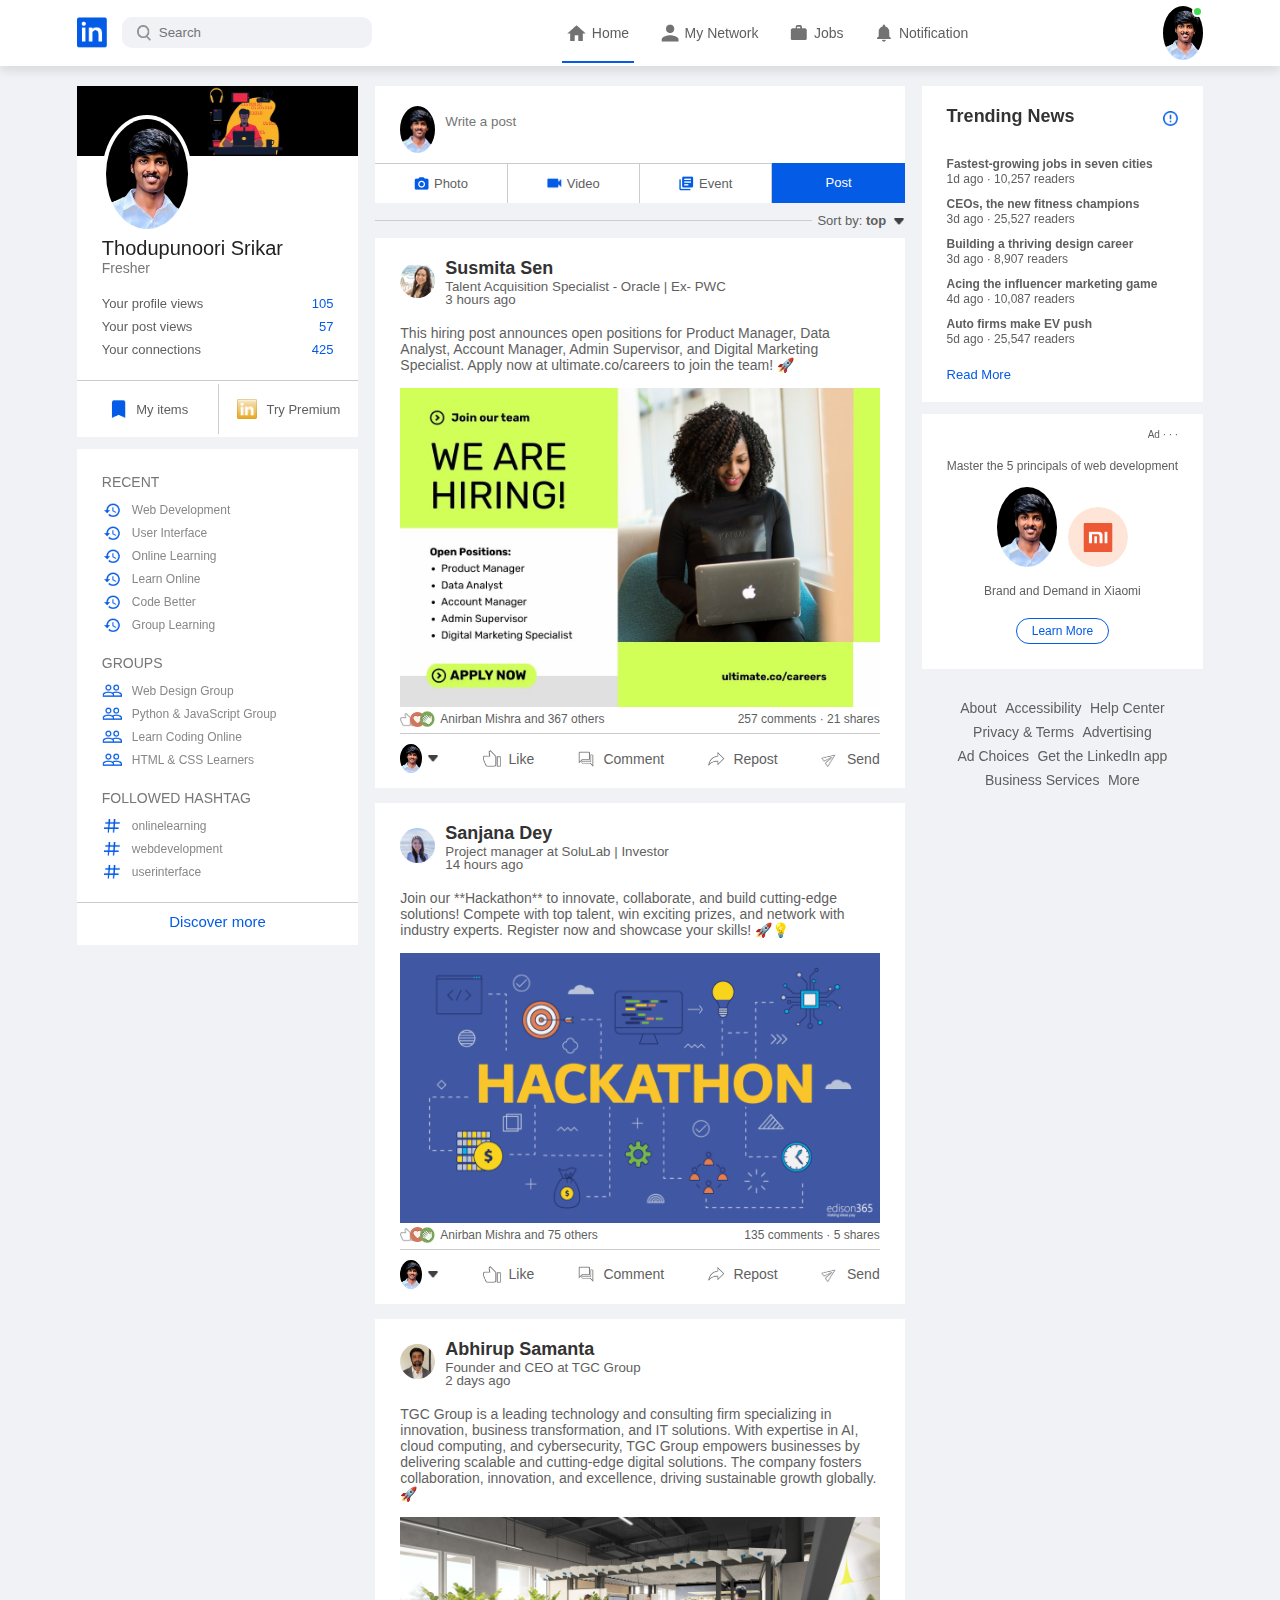
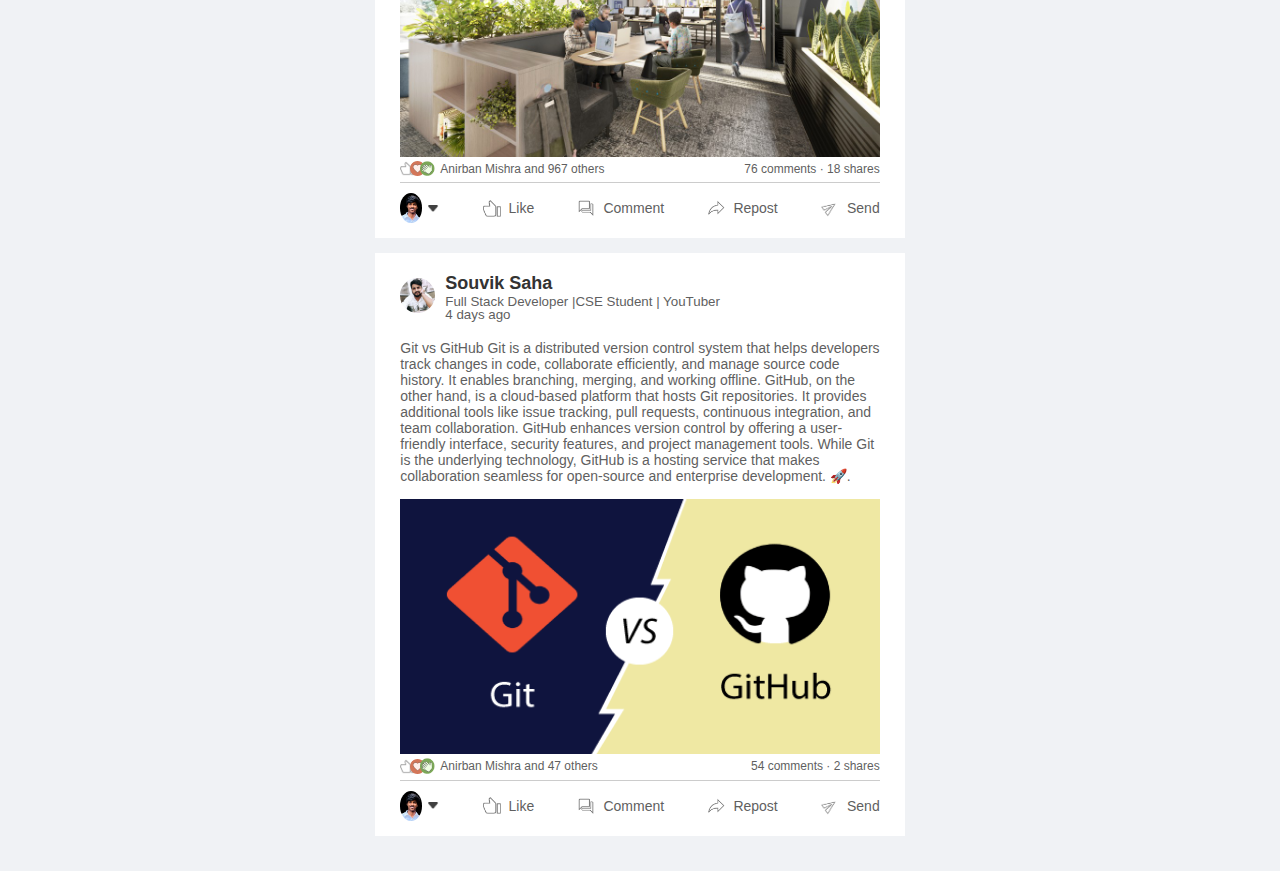
<file: index.html>
<!DOCTYPE html>
<html lang="en">
  <head>
    <meta charset="UTF-8" />
    <meta name="viewport" content="width=device-width, initial-scale=1.0" />
    <title>LinkedIn</title>
    <link rel="stylesheet" href="style.css" />
    <link rel="icon" type="image/x-icon" href="images/logo.png" />
  </head>

  <body>
    <nav class="navbar">
      <div class="navbar-left">
        <a href="index.html" class="logo"
          ><img src="images/logo.png" alt=""
        /></a>

        <div class="search-box">
          <img src="images/search.png" alt="" />
          <input type="text" placeholder="Search" />
        </div>
      </div>
      <div class="navbar-center">
        <ul>
          <li>
            <a href="" class="active-link"
              ><img src="images/home.png" alt="" /><span>Home</span></a
            >
          </li>
          <li>
            <a href=""
              ><img src="images/network.png" alt="" /><span>My Network</span></a
            >
          </li>
          <li>
            <a href="jobs.html"
              ><img src="images/jobs.png" alt="" /><span>Jobs</span></a
            >
          </li>
          <li>
            <a href=""
              ><img src="images/notification.png" alt="" /><span
                >Notification</span
              ></a
            >
          </li>
        </ul>
      </div>
      <div class="navbar-right">
        <div class="online">
          <img
            src="images/user-1.png"
            alt=""
            class="nav-profile-img"
            onclick="toggleMenu()"
          />
        </div>
      </div>

      <!------------- profile-drop-down-menu ----------------->

      <div class="profile-menu-wrap" id="profileMenu">
        <div class="profile-menu">
          <div class="user-info">
            <img src="images/user-1.png" alt="" />

            <div>
              <h3>Thodupunoori Srikar</h3>
              <a href="profile.html">See your profile</a>
            </div>
          </div>
          <hr />
          <a href="#" class="profile-menu-link">
            <img src="images/feedback.png" alt="" />
            <p>Give Feedback</p>
            <span>></span>
          </a>

          <a href="#" class="profile-menu-link">
            <img src="images/setting.png" alt="" />
            <p>Settings & Privacy</p>
            <span>></span>
          </a>

          <a href="#" class="profile-menu-link">
            <img src="images/help.png" alt="" />
            <p>Help & Support</p>
            <span>></span>
          </a>

          <a href="#" class="profile-menu-link">
            <img src="images/display.png" alt="" />
            <p>Display & Accessibility</p>
            <span>></span>
          </a>

          <a href="login.html" class="profile-menu-link">
            <img src="images/logout.png" alt="" />
            <p>Logout</p>
            <span>></span>
          </a>
        </div>
      </div>
    </nav>

    <!----------- Navbar End -------------->

    <div class="container">
      <!----------- left-sidebar ------------>

      <div class="left-sidebar">
        <div class="sidebar-profile-box">
          <img src="images/cover-pic.png" alt="" width="100%" />
          <div class="sidebarprofile-info">
            <img src="images/user-1.png" alt="" />
            <h1>Thodupunoori Srikar</h1>
            <h3>Fresher</h3>

            <ul>
              <li>Your profile views <span>105</span></li>
              <li>Your post views <span>57</span></li>
              <li>Your connections <span>425</span></li>
            </ul>
          </div>
          <div class="sidebar-profile-link">
            <a href="#"><img src="images/items.png" alt="" />My items</a>
            <a href="#"><img src="images/premium.png" alt="" />Try Premium</a>
          </div>
        </div>

        <div class="sidebar-activity" id="sidebarActivity">
          <h3>RECENT</h3>
          <a href="#"><img src="images/recent.png" alt="" />Web Development</a>
          <a href="#"><img src="images/recent.png" alt="" />User Interface</a>
          <a href="#"><img src="images/recent.png" alt="" />Online Learning</a>
          <a href="#"><img src="images/recent.png" alt="" />Learn Online</a>
          <a href="#"><img src="images/recent.png" alt="" />Code Better</a>
          <a href="#"><img src="images/recent.png" alt="" />Group Learning</a>
          <h3>GROUPS</h3>
          <a href="#"><img src="images/group.png" alt="" />Web Design Group</a>
          <a href="#"
            ><img src="images/group.png" alt="" />Python & JavaScript Group</a
          >
          <a href="#"
            ><img src="images/group.png" alt="" />Learn Coding Online</a
          >
          <a href="#"
            ><img src="images/group.png" alt="" />HTML & CSS Learners</a
          >
          <h3>FOLLOWED HASHTAG</h3>
          <a href="#"><img src="images/hashtag.png" alt="" />onlinelearning</a>
          <a href="#"><img src="images/hashtag.png" alt="" />webdevelopment</a>
          <a href="#"><img src="images/hashtag.png" alt="" />userinterface</a>

          <div class="discover-more-link">
            <a href="#">Discover more</a>
          </div>
        </div>

        <p id="showMoreLink" onclick="toggleActivity()">Show more <b>+</b></p>
      </div>

      <!--------- main-content ---------->

      <div class="main-content">
        <div class="create-post">
          <div class="create-post-input">
            <img src="images/user-1.png" alt="" />
            <textarea rows="2" placeholder="Write a post"></textarea>
          </div>

          <div class="create-post-links">
            <li><img src="images/photo.png" alt="" />Photo</li>
            <li><img src="images/video.png" alt="" />Video</li>
            <li><img src="images/event.png" alt="" />Event</li>
            <li>Post</li>
          </div>
        </div>

        <div class="sort-by">
          <hr />
          <p>
            Sort by: <span>top <img src="images/down-arrow.png" alt="" /></span>
          </p>
        </div>

        <div class="post">
          <div class="post-author">
            <img src="images/user-3.png" alt="" />
            <div>
              <h1>Susmita Sen</h1>
              <small>Talent Acquisition Specialist - Oracle | Ex- PWC</small>
              <small>3 hours ago</small>
            </div>
          </div>

          <p>
            This hiring post announces open positions for Product Manager, Data
            Analyst, Account Manager, Admin Supervisor, and Digital Marketing
            Specialist. Apply now at ultimate.co/careers to join the team! 🚀
          </p>
          <img src="images/post-image-1.png" width="100%" alt="" />

          <div class="post-stats">
            <div>
              <img src="images/thumbsup.png" alt="" />
              <img src="images/love.png" alt="" />
              <img src="images/clap.png" alt="" />
              <span class="liked-users">Anirban Mishra and 367 others</span>
            </div>

            <div>
              <span>257 comments &middot; 21 shares</span>
            </div>
          </div>

          <div class="post-activity">
            <div>
              <img
                src="images/user-1.png"
                alt=""
                class="post-activity-user-icon"
              />
              <img
                src="images/down-arrow.png"
                alt=""
                class="post-activity-arrow-icon"
              />
            </div>
            <div class="post-activity-link">
              <img src="images/like.png" alt="" />
              <span>Like</span>
            </div>

            <div class="post-activity-link">
              <img src="images/comment.png" alt="" />
              <span>Comment</span>
            </div>

            <div class="post-activity-link">
              <img src="images/share.png" alt="" />
              <span>Repost</span>
            </div>

            <div class="post-activity-link">
              <img src="images/send.png" alt="" />
              <span>Send</span>
            </div>
          </div>
        </div>

        <div class="post">
          <div class="post-author">
            <img src="images/user-4.png" alt="" />
            <div>
              <h1>Sanjana Dey</h1>
              <small>Project manager at SoluLab | Investor</small>
              <small>14 hours ago</small>
            </div>
          </div>

          <p>
            Join our **Hackathon** to innovate, collaborate, and build
            cutting-edge solutions! Compete with top talent, win exciting
            prizes, and network with industry experts. Register now and showcase
            your skills! 🚀💡
          </p>
          <img src="images/post-image-2.png" width="100%" alt="" />

          <div class="post-stats">
            <div>
              <img src="images/thumbsup.png" alt="" />
              <img src="images/love.png" alt="" />
              <img src="images/clap.png" alt="" />
              <span class="liked-users">Anirban Mishra and 75 others</span>
            </div>

            <div>
              <span>135 comments &middot; 5 shares</span>
            </div>
          </div>

          <div class="post-activity">
            <div>
              <img
                src="images/user-1.png"
                alt=""
                class="post-activity-user-icon"
              />
              <img
                src="images/down-arrow.png"
                alt=""
                class="post-activity-arrow-icon"
              />
            </div>
            <div class="post-activity-link">
              <img src="images/like.png" alt="" />
              <span>Like</span>
            </div>

            <div class="post-activity-link">
              <img src="images/comment.png" alt="" />
              <span>Comment</span>
            </div>

            <div class="post-activity-link">
              <img src="images/share.png" alt="" />
              <span>Repost</span>
            </div>

            <div class="post-activity-link">
              <img src="images/send.png" alt="" />
              <span>Send</span>
            </div>
          </div>
        </div>

        <div class="post">
          <div class="post-author">
            <img src="images/user-2.png" alt="" />
            <div>
              <h1>Abhirup Samanta</h1>
              <small>Founder and CEO at TGC Group</small>
              <small>2 days ago</small>
            </div>
          </div>

          <p>
            TGC Group is a leading technology and consulting firm specializing
            in innovation, business transformation, and IT solutions. With
            expertise in AI, cloud computing, and cybersecurity, TGC Group
            empowers businesses by delivering scalable and cutting-edge digital
            solutions. The company fosters collaboration, innovation, and
            excellence, driving sustainable growth globally. 🚀
          </p>
          <img src="images/post-image-3.png" width="100%" alt="" />

          <div class="post-stats">
            <div>
              <img src="images/thumbsup.png" alt="" />
              <img src="images/love.png" alt="" />
              <img src="images/clap.png" alt="" />
              <span class="liked-users">Anirban Mishra and 967 others</span>
            </div>

            <div>
              <span>76 comments &middot; 18 shares</span>
            </div>
          </div>

          <div class="post-activity">
            <div>
              <img
                src="images/user-1.png"
                alt=""
                class="post-activity-user-icon"
              />
              <img
                src="images/down-arrow.png"
                alt=""
                class="post-activity-arrow-icon"
              />
            </div>
            <div class="post-activity-link">
              <img src="images/like.png" alt="" />
              <span>Like</span>
            </div>

            <div class="post-activity-link">
              <img src="images/comment.png" alt="" />
              <span>Comment</span>
            </div>

            <div class="post-activity-link">
              <img src="images/share.png" alt="" />
              <span>Repost</span>
            </div>

            <div class="post-activity-link">
              <img src="images/send.png" alt="" />
              <span>Send</span>
            </div>
          </div>
        </div>

        <div class="post">
          <div class="post-author">
            <img src="images/user-5.png" alt="" />
            <div>
              <h1>Souvik Saha</h1>
              <small>Full Stack Developer |CSE Student | YouTuber</small>
              <small>4 days ago</small>
            </div>
          </div>

          <p>
            Git vs GitHub Git is a distributed version control system that helps
            developers track changes in code, collaborate efficiently, and
            manage source code history. It enables branching, merging, and
            working offline. GitHub, on the other hand, is a cloud-based
            platform that hosts Git repositories. It provides additional tools
            like issue tracking, pull requests, continuous integration, and team
            collaboration. GitHub enhances version control by offering a
            user-friendly interface, security features, and project management
            tools. While Git is the underlying technology, GitHub is a hosting
            service that makes collaboration seamless for open-source and
            enterprise development. 🚀.
          </p>
          <img src="images/post-image-4.png" width="100%" alt="" />

          <div class="post-stats">
            <div>
              <img src="images/thumbsup.png" alt="" />
              <img src="images/love.png" alt="" />
              <img src="images/clap.png" alt="" />
              <span class="liked-users">Anirban Mishra and 47 others</span>
            </div>

            <div>
              <span>54 comments &middot; 2 shares</span>
            </div>
          </div>

          <div class="post-activity">
            <div>
              <img
                src="images/user-1.png"
                alt=""
                class="post-activity-user-icon"
              />
              <img
                src="images/down-arrow.png"
                alt=""
                class="post-activity-arrow-icon"
              />
            </div>
            <div class="post-activity-link">
              <img src="images/like.png" alt="" />
              <span>Like</span>
            </div>

            <div class="post-activity-link">
              <img src="images/comment.png" alt="" />
              <span>Comment</span>
            </div>

            <div class="post-activity-link">
              <img src="images/share.png" alt="" />
              <span>Repost</span>
            </div>

            <div class="post-activity-link">
              <img src="images/send.png" alt="" />
              <span>Send</span>
            </div>
          </div>
        </div>
      </div>

      <!--------- right-sidebar --------->

      <div class="right-sidebar">
        <div class="sidebar-news">
          <img src="images/more.png" alt="" class="info-icon" />
          <h3>Trending News</h3>
          <a href="#">Fastest-growing jobs in seven cities</a>
          <span>1d ago &middot; 10,257 readers</span>

          <a href="#">CEOs, the new fitness champions</a>
          <span>3d ago &middot; 25,527 readers</span>

          <a href="#">Building a thriving design career</a>
          <span>3d ago &middot; 8,907 readers</span>

          <a href="#">Acing the influencer marketing game</a>
          <span>4d ago &middot; 10,087 readers</span>

          <a href="#">Auto firms make EV push</a>
          <span>5d ago &middot; 25,547 readers</span>

          <a href="#" class="read-more-link">Read More</a>
        </div>

        <div class="sidebar-ad">
          <small>Ad &middot; &middot; &middot;</small>
          <p>Master the 5 principals of web development</p>
          <div>
            <img src="images/user-1.png" alt="" />
            <img src="images/mi-logo.png" alt="" />
          </div>
          <b>Brand and Demand in Xiaomi</b>
          <a href="#" class="ad-link">Learn More</a>
        </div>

        <div class="sidebar-useful-links">
          <a href="#">About</a>
          <a href="#">Accessibility</a>
          <a href="#">Help Center</a>
          <a href="#">Privacy & Terms</a>
          <a href="#">Advertising</a>
          <a href="#">Ad Choices</a>
          <a href="#">Get the LinkedIn app</a>
          <a href="#">Business Services</a>
          <a href="#">More</a>
        </div>
      </div>
    </div>

    <script src="script.js"></script>
  </body>
</html>
</file>
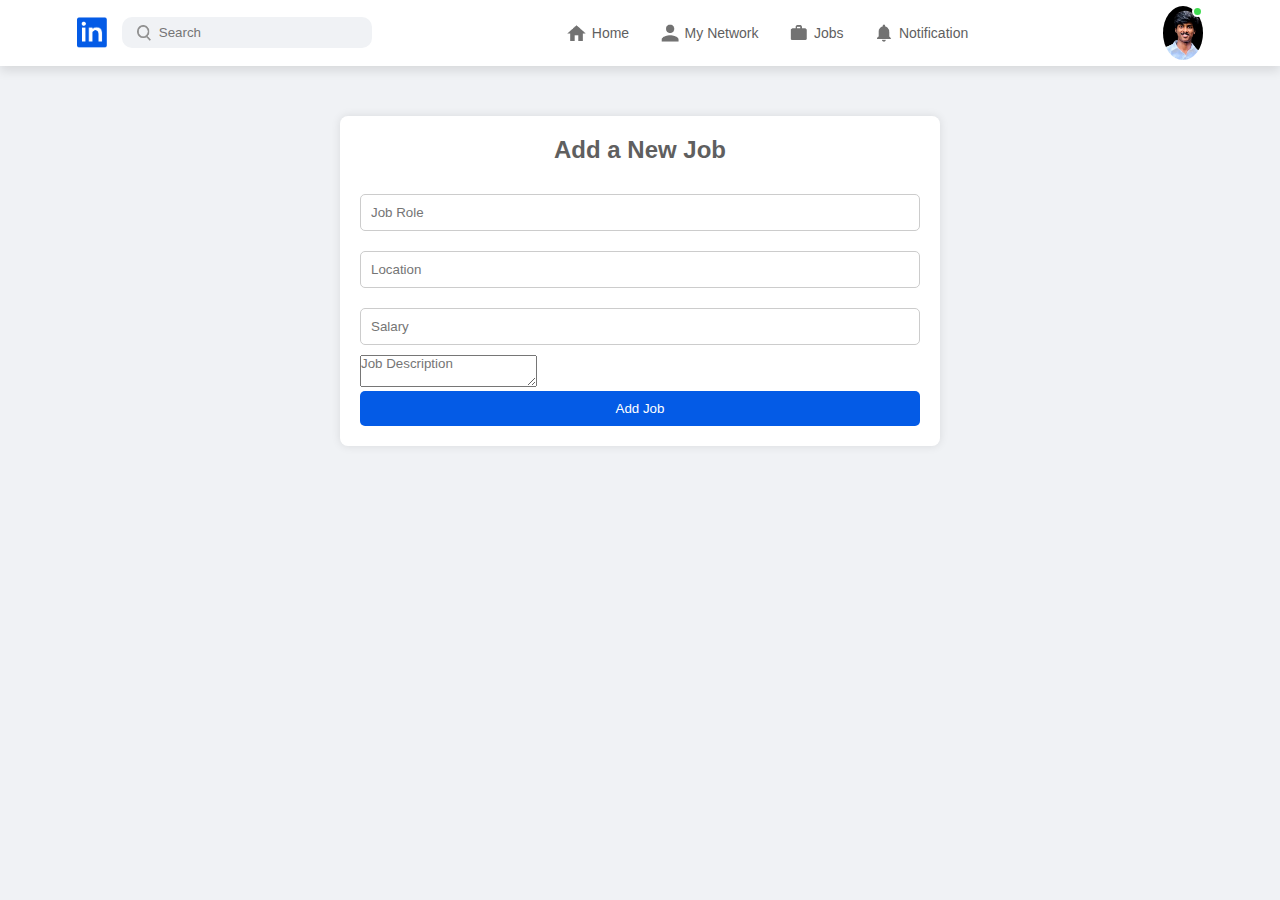
<file: AddJobs.html>
<!DOCTYPE html>
<html lang="en">
<head>
    <meta charset="UTF-8">
    <meta name="viewport" content="width=device-width, initial-scale=1.0">
    <title>Add Jobs</title>
    <link rel="stylesheet" href="style.css">
    <style>
        .form-container {
            max-width: 600px;
            margin: 50px auto;
            padding: 20px;
            background: #fff;
            border-radius: 8px;
            box-shadow: 0 0 10px rgba(0, 0, 0, 0.1);
        }
        .form-container h2 {
            text-align: center;
            margin-bottom: 20px;
        }
        .form-container input, .form-container select {
            width: 100%;
            padding: 10px;
            margin: 10px 0;
            border: 1px solid #ccc;
            border-radius: 5px;
        }
        .form-container button {
            width: 100%;
            padding: 10px;
            background: #045be6;
            color: #fff;
            border: none;
            border-radius: 5px;
            cursor: pointer;
        }
        .form-container button:hover {
            background: #003fa4;
        }
    </style>
</head>
<body>
    <nav class="navbar">
        <div class="navbar-left">
            <a href="index.html" class="logo"><img src="images/logo.png" alt=""></a>
            <div class="search-box">
                <img src="images/search.png" alt="">
                <input type="text" placeholder="Search">
            </div>
        </div>
        <div class="navbar-center">
            <ul>
                <li><a href="index.html"><img src="images/home.png" alt=""><span>Home</span></a></li>
                <li><a href="network.html"><img src="images/network.png" alt=""><span>My Network</span></a></li>
                <li><a href="jobs.html"><img src="images/jobs.png" alt=""><span>Jobs</span></a></li>
                <li><a href="notifications.html"><img src="images/notification.png" alt=""><span>Notification</span></a></li>
            </ul>
        </div>
        <div class="navbar-right">
            <div class="online">
                <img src="images/user-1.png" alt="" class="nav-profile-img">
            </div>
        </div>
    </nav>

    <div class="form-container">
        <h2>Add a New Job</h2>
        <form id="addJobForm">
            <input type="text" id="jobRole" placeholder="Job Role" required>
            <input type="text" id="jobLocation" placeholder="Location" required>
            <input type="text" id="jobSalary" placeholder="Salary" required>
            <textarea id="jobDescription" placeholder="Job Description" required></textarea>
            <button type="submit">Add Job</button>
        </form>
    </div>

    <script>
        document.getElementById('addJobForm').addEventListener('submit', function(event) {
            event.preventDefault();

            const jobRole = document.getElementById('jobRole').value;
            const jobLocation = document.getElementById('jobLocation').value;
            const jobSalary = document.getElementById('jobSalary').value;
            const jobDescription = document.getElementById('jobDescription').value;

            const newJob = {
                role: jobRole,
                location: jobLocation,
                salary: jobSalary,
                description: jobDescription
            };

            let jobs = JSON.parse(localStorage.getItem('jobs')) || [];
            jobs.push(newJob);
            localStorage.setItem('jobs', JSON.stringify(jobs));

            alert('Job added successfully!');
            window.location.href = 'jobs.html';
        });
    </script>
</body>
</html>
</file>
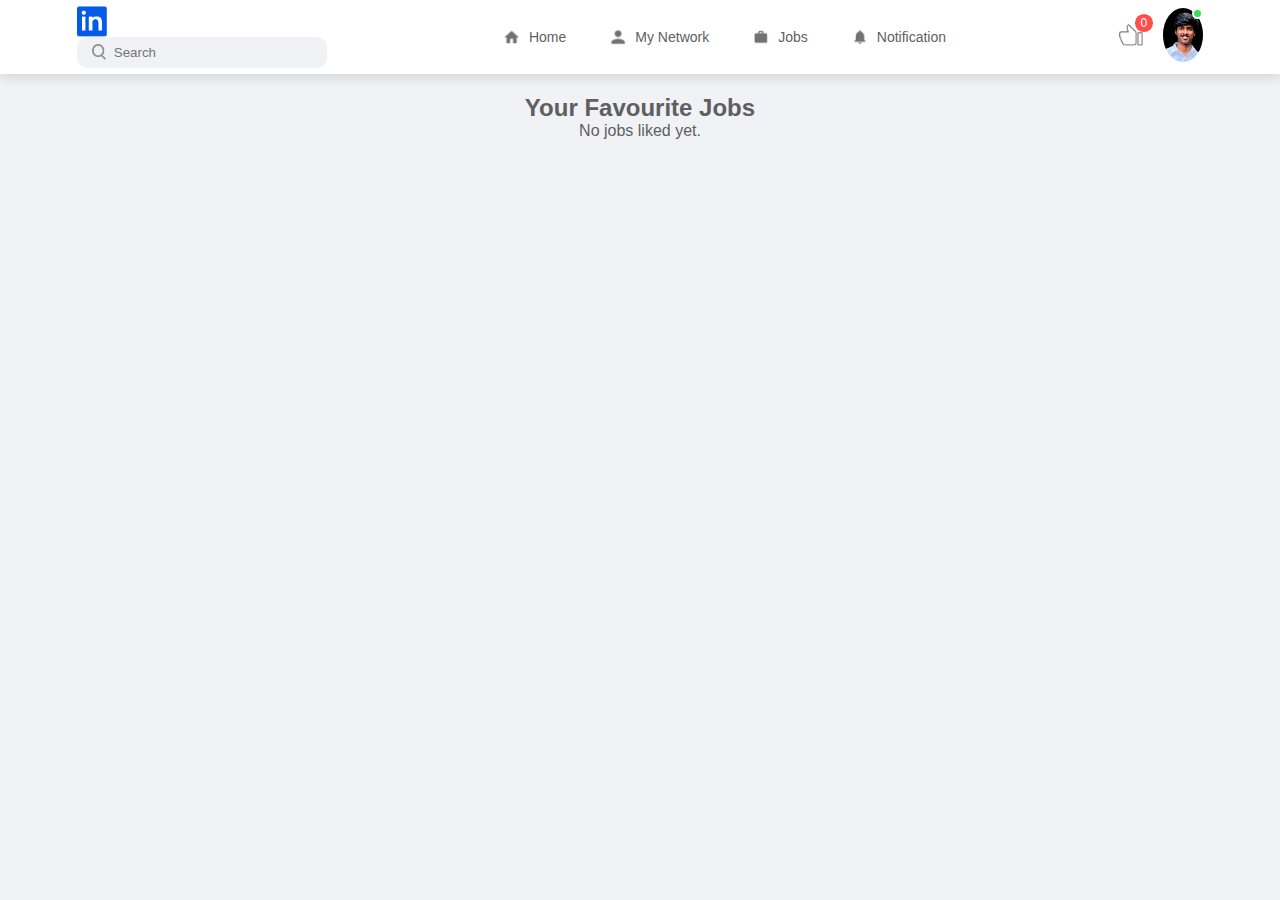
<file: Favourite.html>
<!DOCTYPE html>
<html lang="en">

<head>
    <meta charset="UTF-8">
    <meta name="viewport" content="width=device-width, initial-scale=1.0">
    <title>Favourite Jobs</title>
    
    <link rel="icon" type="image/x-icon" href="images/logo.png">
    <style>
        /* General Styles */
        * {
            margin: 0;
            padding: 0;
            font-family: 'Poppins', sans-serif;
            box-sizing: border-box;
        }

        body {
            background-color: #f0f2f5;
            color: #5f5f5f;
        }

        a {
            text-decoration: none;
            color: #5f5f5f;
        }

        /* Navbar */
        .navbar {
            display: flex;
            align-items: center;
            justify-content: space-between;
            background: #fff;
            padding: 6px 6%;
            position: sticky;
            top: 0;
            z-index: 100;
            box-shadow: 0 5px 10px rgba(0, 0, 0, 0.1);
        }

        .logo img {
            width: 30px;
            margin-right: 15px;
            display: block;
        }

        .navbar-center ul {
            display: flex;
            list-style: none;
        }

        .navbar-center ul li {
            display: inline-block;
            margin: 0 10px;
        }

        .navbar-center ul li a {
            display: flex;
            align-items: center;
            font-size: 14px;
            padding: 5px 10px;
            position: relative;
        }

        .navbar-center ul li a img {
            width: 24px;
            margin-right: 5px;
        }

        .navbar-center ul li a::after {
            content: '';
            width: 0;
            height: 2px;
            background: #045be6;
            position: absolute;
            bottom: -15px;
            transition: width 0.3s;
        }

        .navbar-center ul li a:hover::after,
        .navbar-center ul li a.active-link::after {
            width: 100%;
        }

        .nav-profile-img {
            width: 40px;
            border-radius: 50%;
            cursor: pointer;
        }

        .online {
            position: relative;
        }

        .online::after {
            content: '';
            width: 7px;
            height: 7px;
            border: 2px solid #fff;
            border-radius: 50%;
            right: 0px;
            top: 0px;
            background: #41db51;
            position: absolute;
        }

        .search-box {
            background: #f0f2f5;
            width: 250px;
            border-radius: 10px;
            display: flex;
            align-items: center;
            padding: 0 15px;
        }

        .search-box img {
            width: 14px;
        }

        .search-box input {
            width: 100%;
            background: transparent;
            padding: 8px;
            outline: none;
            border: 0;
        }

        /* Favorite Icon in Navbar */
        .navbar-right {
            display: flex;
            align-items: center;
            gap: 20px;
        }

        .favourite-icon {
            position: relative;
            cursor: pointer;
        }

        .favourite-icon img {
            width: 24px;
        }

        .favourite-count {
            position: absolute;
            top: -10px;
            right: -10px;
            background: #ff4d4d;
            color: white;
            font-size: 12px;
            padding: 2px 6px;
            border-radius: 50%;
        }

        /* Container */
        .container {
            padding: 20px 6%;
            text-align: center;
        }

        .primary-btn {
            display: inline-block;
            padding: 10px 20px;
            background: #0077b5;
            color: white;
            text-decoration: none;
            border-radius: 5px;
            font-weight: bold;
            transition: background 0.3s;
        }

        .primary-btn:hover {
            background: #005983;
        }

        /* Job Listings */
        .job-listings {
            display: grid;
            grid-template-columns: repeat(auto-fit, minmax(300px, 1fr));
            gap: 20px;
        }

        .job-card {
            background: white;
            padding: 20px;
            border-radius: 8px;
            box-shadow: 0 0 10px rgba(0, 0, 0, 0.1);
            transition: transform 0.2s;
            text-align: left;
            position: relative;
        }

        .job-card:hover {
            transform: translateY(-5px);
        }

        .job-card h3 {
            font-size: 18px;
            color: #045be6;
        }

        .job-card p {
            font-size: 14px;
            margin: 5px 0;
        }

        .job-like-icon {
            position: absolute;
            top: 20px;
            right: 20px;
            cursor: pointer;
        }

        .job-like-icon img {
            width: 24px;
        }

        .job-like-icon.liked img {
            filter: brightness(0) saturate(100%) invert(27%) sepia(51%) saturate(2878%) hue-rotate(346deg) brightness(104%) contrast(97%);
        }

        /* Responsive Design */
        @media (max-width: 992px) {
            .search-bar {
                flex-direction: column;
                align-items: center;
                gap: 10px;
            }

            .search-bar input,
            .search-bar select {
                width: 100%;
            }
        }

        @media (max-width: 768px) {
            .navbar {
                flex-direction: column;
                text-align: center;
            }

            .navbar-center ul {
                flex-direction: column;
                align-items: center;
            }

            .navbar-center ul li {
                margin: 5px 0;
            }
        }
    </style>
</head>

<body>
    <nav class="navbar">
        <div class="navbar-left">
            <a href="index.html" class="logo"><img src="images/logo.png" alt=""></a>
            <div class="search-box">
                <img src="images/search.png" alt="">
                <input type="text" placeholder="Search">
            </div>
        </div>
        <div class="navbar-center">
            <ul>
                <li><a href="index.html"><img src="images/home.png" alt=""><span>Home</span></a></li>
                <li><a href="network.html"><img src="images/network.png" alt=""><span>My Network</span></a></li>
                <li><a href="jobs.html"><img src="images/jobs.png" alt=""><span>Jobs</span></a></li>
                
                <li><a href="notifications.html"><img src="images/notification.png" alt=""><span>Notification</span></a></li>
            </ul>
        </div>
        <div class="navbar-right">
            <a href="./Favourite.html" class="favourite-icon">
                <img src="images/like.png" alt="Favourite">
                <span class="favourite-count">0</span>
            </a>
            <div class="online">
                <img src="images/user-1.png" alt="" class="nav-profile-img">
            </div>
        </div>
    </nav>

    <div class="container">
        <h2>Your Favourite Jobs</h2>
        <div id="favouriteJobsContainer" class="job-listings"></div>
    </div>

    <script>
        const favouriteJobsContainer = document.getElementById("favouriteJobsContainer");
        const likedJobs = JSON.parse(localStorage.getItem("likedJobs")) || [];
        const favouriteCountElement = document.querySelector(".favourite-count");

        function renderFavouriteJobs() {
            favouriteJobsContainer.innerHTML = "";
            if (likedJobs.length === 0) {
                favouriteJobsContainer.innerHTML = "<p>No jobs liked yet.</p>";
                return;
            }

            const jobs = [
            { role: "Java Developer", salary: "5 LPA", location: "Hyderabad", description: "Develop and maintain Java applications." },
            { role: "Frontend Developer", salary: "6 LPA", location: "Bangalore", description: "Work on UI development using React." },
            { role: "Data Analyst", salary: "7 LPA", location: "Mumbai", description: "Analyze business data and generate reports." },
            { role: "DevOps Engineer", salary: "8 LPA", location: "Chennai", description: "Manage CI/CD pipelines and cloud infrastructure." },
            { role: "Full Stack Developer", salary: "9 LPA", location: "Pune", description: "Develop frontend and backend services." },
            { role: "AI Engineer", salary: "12 LPA", location: "Delhi", description: "Work on AI and ML models." },
            { role: "Cloud Engineer", salary: "10 LPA", location: "Kolkata", description: "Manage cloud services and infrastructure." },
            { role: "Cyber Security Analyst", salary: "8 LPA", location: "Hyderabad", description: "Ensure security and compliance." },
            { role: "Database Administrator", salary: "7.5 LPA", location: "Bangalore", description: "Manage and optimize databases." },
            { role: "Network Engineer", salary: "6.5 LPA", location: "Mumbai", description: "Manage network configurations and security." },
            { role: "UI/UX Designer", salary: "7 LPA", location: "Chennai", description: "Design intuitive user interfaces." },
            { role: "Blockchain Developer", salary: "12 LPA", location: "Delhi", description: "Develop blockchain-based applications." },
            { role: "Software Tester", salary: "5.5 LPA", location: "Pune", description: "Test applications for bugs and performance." },
            { role: "Mobile App Developer", salary: "9 LPA", location: "Bangalore", description: "Develop Android and iOS applications." },
            { role: "AI Researcher", salary: "15 LPA", location: "Hyderabad", description: "Research and develop AI solutions." },
            { role: "Game Developer", salary: "10 LPA", location: "Mumbai", description: "Develop engaging game applications." },
            { role: "IT Support Engineer", salary: "6 LPA", location: "Kolkata", description: "Provide IT support and troubleshooting." },
            { role: "Business Analyst", salary: "8.5 LPA", location: "Delhi", description: "Analyze business processes and strategies." },
            { role: "Backend Developer", salary: "8 LPA", location: "Pune", description: "Develop server-side logic and APIs." },
            { role: "Data Scientist", salary: "14 LPA", location: "Bangalore", description: "Analyze and interpret complex data sets." },
            { role: "Machine Learning Engineer", salary: "13 LPA", location: "Hyderabad", description: "Build and deploy ML models." },
            { role: "System Administrator", salary: "6.5 LPA", location: "Chennai", description: "Manage and maintain IT systems." },
            { role: "Product Manager", salary: "12 LPA", location: "Mumbai", description: "Oversee product development and strategy." },
            { role: "QA Engineer", salary: "7 LPA", location: "Delhi", description: "Ensure software quality through testing." },
            { role: "Technical Writer", salary: "5.5 LPA", location: "Kolkata", description: "Create technical documentation and manuals." },
            { role: "Embedded Systems Engineer", salary: "9 LPA", location: "Bangalore", description: "Develop embedded software for hardware systems." },
            { role: "AR/VR Developer", salary: "11 LPA", location: "Hyderabad", description: "Create augmented and virtual reality applications." },
            { role: "Big Data Engineer", salary: "12 LPA", location: "Pune", description: "Manage and process large data sets." },
            { role: "IoT Developer", salary: "10 LPA", location: "Chennai", description: "Develop applications for IoT devices." },
            { role: "Scrum Master", salary: "9.5 LPA", location: "Mumbai", description: "Facilitate agile development processes." },
            { role: "Salesforce Developer", salary: "8 LPA", location: "Delhi", description: "Develop and customize Salesforce applications." },
            { role: "ERP Consultant", salary: "10 LPA", location: "Kolkata", description: "Implement and manage ERP systems." },
            { role: "Digital Marketing Specialist", salary: "6 LPA", location: "Bangalore", description: "Plan and execute digital marketing campaigns." },
            { role: "Content Strategist", salary: "7 LPA", location: "Hyderabad", description: "Develop content strategies for brands." },
            { role: "SEO Specialist", salary: "5.5 LPA", location: "Pune", description: "Optimize websites for search engines." },
            { role: "Social Media Manager", salary: "6.5 LPA", location: "Chennai", description: "Manage social media accounts and campaigns." },
            { role: "Graphic Designer", salary: "5 LPA", location: "Mumbai", description: "Create visual content for digital and print media." },
            { role: "Video Editor", salary: "6 LPA", location: "Delhi", description: "Edit and produce video content." },
            { role: "3D Animator", salary: "7 LPA", location: "Kolkata", description: "Create 3D animations for games and movies." },
            { role: "Financial Analyst", salary: "9 LPA", location: "Bangalore", description: "Analyze financial data and trends." },
            { role: "Investment Banker", salary: "15 LPA", location: "Hyderabad", description: "Advise clients on financial investments." },
            { role: "HR Manager", salary: "8 LPA", location: "Pune", description: "Manage recruitment and employee relations." },
            { role: "Recruitment Specialist", salary: "6 LPA", location: "Chennai", description: "Source and hire top talent for organizations." },
            { role: "Legal Advisor", salary: "10 LPA", location: "Mumbai", description: "Provide legal guidance to organizations." },
            { role: "Corporate Lawyer", salary: "12 LPA", location: "Delhi", description: "Handle corporate legal matters and contracts." },
            { role: "Healthcare Consultant", salary: "9 LPA", location: "Kolkata", description: "Advise healthcare organizations on operations." },
            { role: "Pharmaceutical Researcher", salary: "11 LPA", location: "Bangalore", description: "Conduct research on new drugs and treatments." },
            { role: "Biomedical Engineer", salary: "10 LPA", location: "Hyderabad", description: "Design and develop medical equipment." },
            { role: "Environmental Scientist", salary: "7 LPA", location: "Pune", description: "Study and address environmental issues." },
            { role: "Civil Engineer", salary: "8 LPA", location: "Chennai", description: "Design and oversee construction projects." },
            { role: "Architect", salary: "9 LPA", location: "Mumbai", description: "Design buildings and structures." }
            ];

            likedJobs.forEach(jobRole => {
                const job = jobs.find(j => j.role === jobRole);
                if (job) {
                    const jobCard = document.createElement("div");
                    jobCard.classList.add("job-card");
                    jobCard.innerHTML = `
                        <h3>${job.role}</h3>
                        <p><strong>Location:</strong> ${job.location}</p>
                        <p><strong>Salary:</strong> ${job.salary}</p>
                        <p>${job.description}</p>
                        <div class="job-like-icon liked">
                            <img src="images/like-filled.png" alt="Like">
                        </div>
                    `;
                    favouriteJobsContainer.appendChild(jobCard);
                }
            });
            favouriteCountElement.textContent = likedJobs.length;
        }

        renderFavouriteJobs();
    </script>
</body>

</html>
</file>
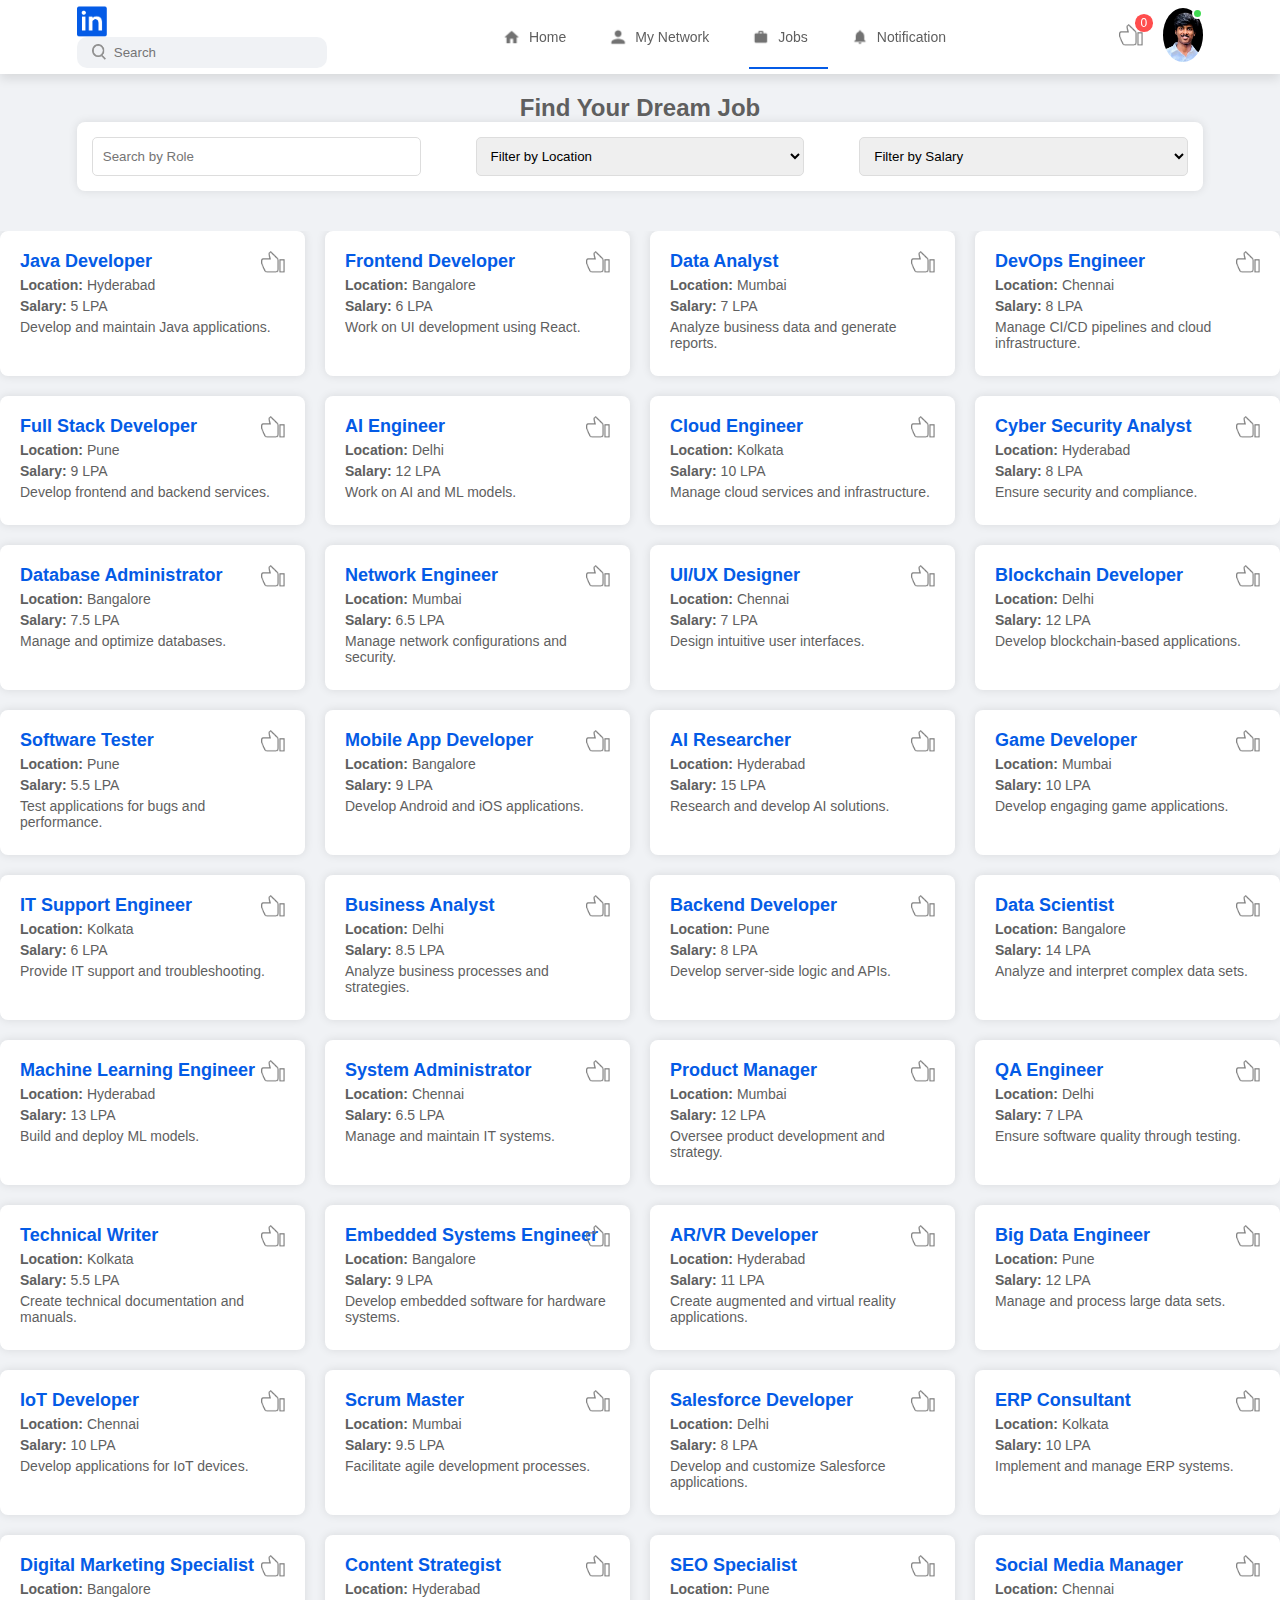
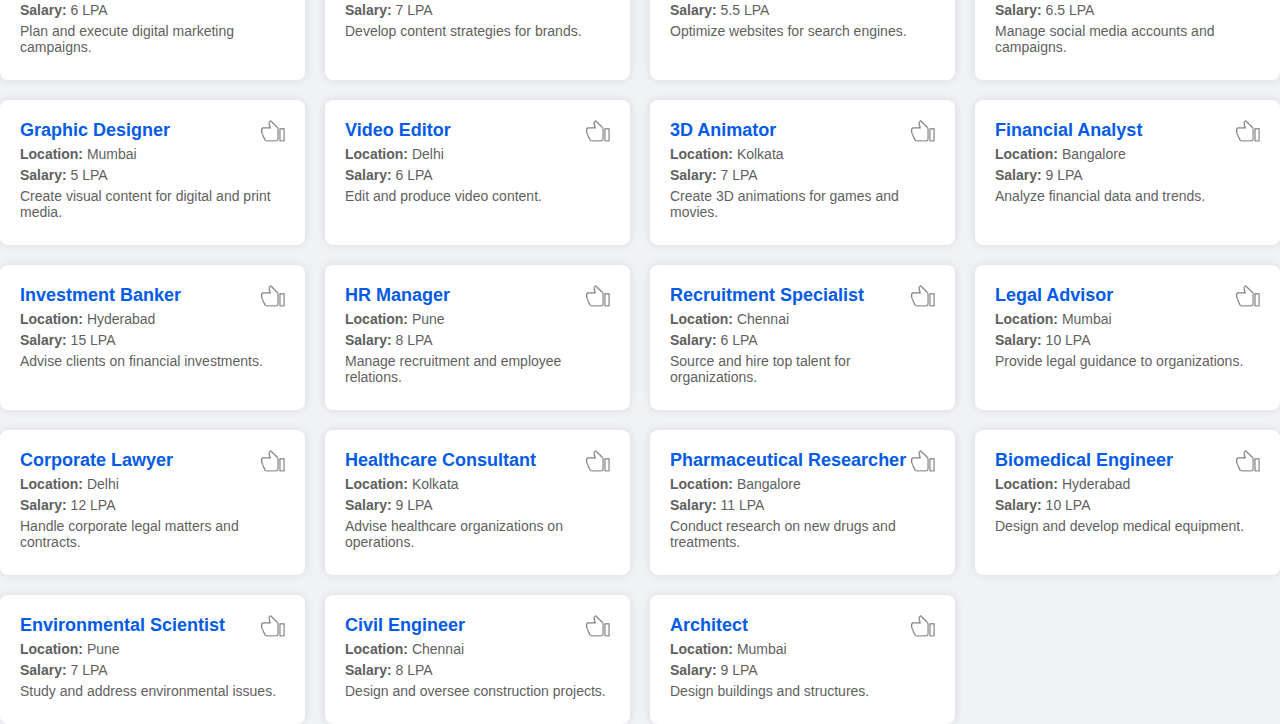
<file: jobs.html>
<!DOCTYPE html>
<html lang="en">

<head>
    <meta charset="UTF-8">
    <meta name="viewport" content="width=device-width, initial-scale=1.0">
    <title>Jobs</title>
    <link rel="icon" type="image/x-icon" href="images/logo.png">
    <style>
        /* General Styles */
        * {
            margin: 0;
            padding: 0;
            font-family: 'Poppins', sans-serif;
            box-sizing: border-box;
        }

        body {
            background-color: #f0f2f5;
            color: #5f5f5f;
        }

        a {
            text-decoration: none;
            color: #5f5f5f;
        }

        /* Navbar */
        .navbar {
            display: flex;
            align-items: center;
            justify-content: space-between;
            background: #fff;
            padding: 6px 6%;
            position: sticky;
            top: 0;
            z-index: 100;
            box-shadow: 0 5px 10px rgba(0, 0, 0, 0.1);
        }

        .logo img {
            width: 30px;
            margin-right: 15px;
            display: block;
        }

        .navbar-center ul {
            display: flex;
            list-style: none;
        }

        .navbar-center ul li {
            display: inline-block;
            margin: 0 10px;
        }

        .navbar-center ul li a {
            display: flex;
            align-items: center;
            font-size: 14px;
            padding: 5px 10px;
            position: relative;
        }

        .navbar-center ul li a img {
            width: 24px;
            margin-right: 5px;
        }

        .navbar-center ul li a::after {
            content: '';
            width: 0;
            height: 2px;
            background: #045be6;
            position: absolute;
            bottom: -15px;
            transition: width 0.3s;
        }

        .navbar-center ul li a:hover::after,
        .navbar-center ul li a.active-link::after {
            width: 100%;
        }

        .nav-profile-img {
            width: 40px;
            border-radius: 50%;
            cursor: pointer;
        }

        .online {
            position: relative;
        }

        .online::after {
            content: '';
            width: 7px;
            height: 7px;
            border: 2px solid #fff;
            border-radius: 50%;
            right: 0px;
            top: 0px;
            background: #41db51;
            position: absolute;
        }

        .search-box {
            background: #f0f2f5;
            width: 250px;
            border-radius: 10px;
            display: flex;
            align-items: center;
            padding: 0 15px;
        }

        .search-box img {
            width: 14px;
        }

        .search-box input {
            width: 100%;
            background: transparent;
            padding: 8px;
            outline: none;
            border: 0;
        }

        /* Like Icon in Navbar */
        .navbar-right {
            display: flex;
            align-items: center;
            gap: 20px;
        }

        .like-icon {
            position: relative;
            cursor: pointer;
        }

        .like-icon img {
            width: 24px;
        }

        .like-count {
            position: absolute;
            top: -10px;
            right: -10px;
            background: #ff4d4d;
            color: white;
            font-size: 12px;
            padding: 2px 6px;
            border-radius: 50%;
        }

        /* Container */
        .container {
            padding: 20px 6%;
            text-align: center;
            position: sticky;
            top: 60px; /* Adjust this value based on the height of your navbar */
            background-color: #f0f2f5; /* Match the background color of the body */
            z-index: 99; /* Ensure it stays below the navbar */
        }

        .primary-btn {
            display: inline-block;
            padding: 10px 20px;
            background: #0077b5;
            color: white;
            text-decoration: none;
            border-radius: 5px;
            font-weight: bold;
            transition: background 0.3s;
        }

        .primary-btn:hover {
            background: #005983;
        }

        /* Jobs Page */
        .search-bar {
            display: flex;
            justify-content: space-between;
            background: #fff;
            padding: 15px;
            border-radius: 8px;
            box-shadow: 0 0 10px rgba(0, 0, 0, 0.1);
            margin-bottom: 20px;
            flex-wrap: wrap;
        }

        .search-bar input,
        .search-bar select {
            padding: 10px;
            width: 30%;
            border: 1px solid #ddd;
            border-radius: 5px;
        }

        /* Job Listings */
        .job-listings {
            display: grid;
            grid-template-columns: repeat(auto-fit, minmax(300px, 1fr));
            gap: 20px;
        }

        .job-card {
            background: white;
            padding: 20px;
            border-radius: 8px;
            box-shadow: 0 0 10px rgba(0, 0, 0, 0.1);
            transition: transform 0.2s;
            text-align: left;
            position: relative;
        }

        .job-card:hover {
            transform: translateY(-5px);
        }

        .job-card h3 {
            font-size: 18px;
            color: #045be6;
        }

        .job-card p {
            font-size: 14px;
            margin: 5px 0;
        }

        .job-like-icon {
            position: absolute;
            top: 20px;
            right: 20px;
            cursor: pointer;
        }

        .job-like-icon img {
            width: 24px;
        }

        /* Responsive Design */
        @media (max-width: 992px) {
            .search-bar {
                flex-direction: column;
                align-items: center;
                gap: 10px;
            }

            .search-bar input,
            .search-bar select {
                width: 100%;
            }
        }

        @media (max-width: 768px) {
            .navbar {
                flex-direction: column;
                text-align: center;
            }

            .navbar-center ul {
                flex-direction: column;
                align-items: center;
            }

            .navbar-center ul li {
                margin: 5px 0;
            }
        }
    </style>
</head>

<body>
    <nav class="navbar">
        <div class="navbar-left">
            <a href="index.html" class="logo"><img src="images/logo.png" alt=""></a>
            <div class="search-box">
                <img src="images/search.png" alt="">
                <input type="text" placeholder="Search">
            </div>
        </div>
        <div class="navbar-center">
            <ul>
                <li><a href="index.html"><img src="images/home.png" alt=""><span>Home</span></a></li>
                <li><a href="network.html"><img src="images/network.png" alt=""><span>My Network</span></a></li>
                <li><a href="jobs.html" class="active-link"><img src="images/jobs.png" alt=""><span>Jobs</span></a></li>
                <li><a href="notifications.html"><img src="images/notification.png" alt=""><span>Notification</span></a></li>
            </ul>
        </div>
        <div class="navbar-right">
            <a href="favourite.html" class="like-icon">
                <img src="images/like.png" alt="Like">
                <span class="like-count">0</span>
            </a>
            <div class="online">
                <img src="images/user-1.png" alt="" class="nav-profile-img">
            </div>
        </div>
    </nav>

    <div class="container">
        <h2>Find Your Dream Job</h2>
        <div class="search-bar">
            <input type="text" id="searchRole" placeholder="Search by Role">
            <select id="filterLocation">
                <option value="">Filter by Location</option>
            </select>
            <select id="filterSalary">
                <option value="">Filter by Salary</option>
            </select>
        </div>
    </div>

    <div id="jobsContainer" class="job-listings"></div>

    <script>
        const jobs = [
            { role: "Java Developer", salary: "5 LPA", location: "Hyderabad", description: "Develop and maintain Java applications." },
            { role: "Frontend Developer", salary: "6 LPA", location: "Bangalore", description: "Work on UI development using React." },
            { role: "Data Analyst", salary: "7 LPA", location: "Mumbai", description: "Analyze business data and generate reports." },
            { role: "DevOps Engineer", salary: "8 LPA", location: "Chennai", description: "Manage CI/CD pipelines and cloud infrastructure." },
            { role: "Full Stack Developer", salary: "9 LPA", location: "Pune", description: "Develop frontend and backend services." },
            { role: "AI Engineer", salary: "12 LPA", location: "Delhi", description: "Work on AI and ML models." },
            { role: "Cloud Engineer", salary: "10 LPA", location: "Kolkata", description: "Manage cloud services and infrastructure." },
            { role: "Cyber Security Analyst", salary: "8 LPA", location: "Hyderabad", description: "Ensure security and compliance." },
            { role: "Database Administrator", salary: "7.5 LPA", location: "Bangalore", description: "Manage and optimize databases." },
            { role: "Network Engineer", salary: "6.5 LPA", location: "Mumbai", description: "Manage network configurations and security." },
            { role: "UI/UX Designer", salary: "7 LPA", location: "Chennai", description: "Design intuitive user interfaces." },
            { role: "Blockchain Developer", salary: "12 LPA", location: "Delhi", description: "Develop blockchain-based applications." },
            { role: "Software Tester", salary: "5.5 LPA", location: "Pune", description: "Test applications for bugs and performance." },
            { role: "Mobile App Developer", salary: "9 LPA", location: "Bangalore", description: "Develop Android and iOS applications." },
            { role: "AI Researcher", salary: "15 LPA", location: "Hyderabad", description: "Research and develop AI solutions." },
            { role: "Game Developer", salary: "10 LPA", location: "Mumbai", description: "Develop engaging game applications." },
            { role: "IT Support Engineer", salary: "6 LPA", location: "Kolkata", description: "Provide IT support and troubleshooting." },
            { role: "Business Analyst", salary: "8.5 LPA", location: "Delhi", description: "Analyze business processes and strategies." },
            { role: "Backend Developer", salary: "8 LPA", location: "Pune", description: "Develop server-side logic and APIs." },
            { role: "Data Scientist", salary: "14 LPA", location: "Bangalore", description: "Analyze and interpret complex data sets." },
            { role: "Machine Learning Engineer", salary: "13 LPA", location: "Hyderabad", description: "Build and deploy ML models." },
            { role: "System Administrator", salary: "6.5 LPA", location: "Chennai", description: "Manage and maintain IT systems." },
            { role: "Product Manager", salary: "12 LPA", location: "Mumbai", description: "Oversee product development and strategy." },
            { role: "QA Engineer", salary: "7 LPA", location: "Delhi", description: "Ensure software quality through testing." },
            { role: "Technical Writer", salary: "5.5 LPA", location: "Kolkata", description: "Create technical documentation and manuals." },
            { role: "Embedded Systems Engineer", salary: "9 LPA", location: "Bangalore", description: "Develop embedded software for hardware systems." },
            { role: "AR/VR Developer", salary: "11 LPA", location: "Hyderabad", description: "Create augmented and virtual reality applications." },
            { role: "Big Data Engineer", salary: "12 LPA", location: "Pune", description: "Manage and process large data sets." },
            { role: "IoT Developer", salary: "10 LPA", location: "Chennai", description: "Develop applications for IoT devices." },
            { role: "Scrum Master", salary: "9.5 LPA", location: "Mumbai", description: "Facilitate agile development processes." },
            { role: "Salesforce Developer", salary: "8 LPA", location: "Delhi", description: "Develop and customize Salesforce applications." },
            { role: "ERP Consultant", salary: "10 LPA", location: "Kolkata", description: "Implement and manage ERP systems." },
            { role: "Digital Marketing Specialist", salary: "6 LPA", location: "Bangalore", description: "Plan and execute digital marketing campaigns." },
            { role: "Content Strategist", salary: "7 LPA", location: "Hyderabad", description: "Develop content strategies for brands." },
            { role: "SEO Specialist", salary: "5.5 LPA", location: "Pune", description: "Optimize websites for search engines." },
            { role: "Social Media Manager", salary: "6.5 LPA", location: "Chennai", description: "Manage social media accounts and campaigns." },
            { role: "Graphic Designer", salary: "5 LPA", location: "Mumbai", description: "Create visual content for digital and print media." },
            { role: "Video Editor", salary: "6 LPA", location: "Delhi", description: "Edit and produce video content." },
            { role: "3D Animator", salary: "7 LPA", location: "Kolkata", description: "Create 3D animations for games and movies." },
            { role: "Financial Analyst", salary: "9 LPA", location: "Bangalore", description: "Analyze financial data and trends." },
            { role: "Investment Banker", salary: "15 LPA", location: "Hyderabad", description: "Advise clients on financial investments." },
            { role: "HR Manager", salary: "8 LPA", location: "Pune", description: "Manage recruitment and employee relations." },
            { role: "Recruitment Specialist", salary: "6 LPA", location: "Chennai", description: "Source and hire top talent for organizations." },
            { role: "Legal Advisor", salary: "10 LPA", location: "Mumbai", description: "Provide legal guidance to organizations." },
            { role: "Corporate Lawyer", salary: "12 LPA", location: "Delhi", description: "Handle corporate legal matters and contracts." },
            { role: "Healthcare Consultant", salary: "9 LPA", location: "Kolkata", description: "Advise healthcare organizations on operations." },
            { role: "Pharmaceutical Researcher", salary: "11 LPA", location: "Bangalore", description: "Conduct research on new drugs and treatments." },
            { role: "Biomedical Engineer", salary: "10 LPA", location: "Hyderabad", description: "Design and develop medical equipment." },
            { role: "Environmental Scientist", salary: "7 LPA", location: "Pune", description: "Study and address environmental issues." },
            { role: "Civil Engineer", salary: "8 LPA", location: "Chennai", description: "Design and oversee construction projects." },
            { role: "Architect", salary: "9 LPA", location: "Mumbai", description: "Design buildings and structures." }
        ];

        const jobsContainer = document.getElementById("jobsContainer");
        const filterLocation = document.getElementById("filterLocation");
        const filterSalary = document.getElementById("filterSalary");
        const searchRole = document.getElementById("searchRole");
        const likeCountElement = document.querySelector(".like-count");

        let likedJobs = JSON.parse(localStorage.getItem("likedJobs")) || [];

        function renderJobs(filterRole = "", filterLoc = "", filterSal = "") {
            jobsContainer.innerHTML = "";
            jobs.forEach(job => {
                if ((filterRole === "" || job.role.toLowerCase().includes(filterRole.toLowerCase())) &&
                    (filterLoc === "" || job.location === filterLoc) &&
                    (filterSal === "" || job.salary === filterSal)) {
                    const jobCard = document.createElement("div");
                    jobCard.classList.add("job-card");
                    const isLiked = likedJobs.includes(job.role);
                    jobCard.innerHTML = `
                        <h3>${job.role}</h3>
                        <p><strong>Location:</strong> ${job.location}</p>
                        <p><strong>Salary:</strong> ${job.salary}</p>
                        <p>${job.description}</p>
                        <div class="job-like-icon" onclick="toggleLike('${job.role}')">
                            <img src="${isLiked ? 'images/like-filled.png' : 'images/like.png'}" alt="like">
                        </div>
                    `;
                    jobsContainer.appendChild(jobCard);
                }
            });
            likeCountElement.textContent = likedJobs.length;
        }

        function toggleLike(jobRole) {
            if (likedJobs.includes(jobRole)) {
                likedJobs = likedJobs.filter(role => role !== jobRole);
            } else {
                likedJobs.push(jobRole);
            }
            localStorage.setItem("likedJobs", JSON.stringify(likedJobs));
            renderJobs(searchRole.value, filterLocation.value, filterSalary.value);
        }

        function populateFilters() {
            const locations = new Set();
            const salaries = new Set();
            jobs.forEach(job => {
                locations.add(job.location);
                salaries.add(job.salary);
            });
            locations.forEach(loc => {
                let option = document.createElement("option");
                option.value = loc;
                option.textContent = loc;
                filterLocation.appendChild(option);
            });
            salaries.forEach(sal => {
                let option = document.createElement("option");
                option.value = sal;
                option.textContent = sal;
                filterSalary.appendChild(option);
            });
        }

        searchRole.addEventListener("input", () => renderJobs(searchRole.value, filterLocation.value, filterSalary.value));
        filterLocation.addEventListener("change", () => renderJobs(searchRole.value, filterLocation.value, filterSalary.value));
        filterSalary.addEventListener("change", () => renderJobs(searchRole.value, filterLocation.value, filterSalary.value));

        populateFilters();
        renderJobs();
    </script>
</body>

</html>
</file>
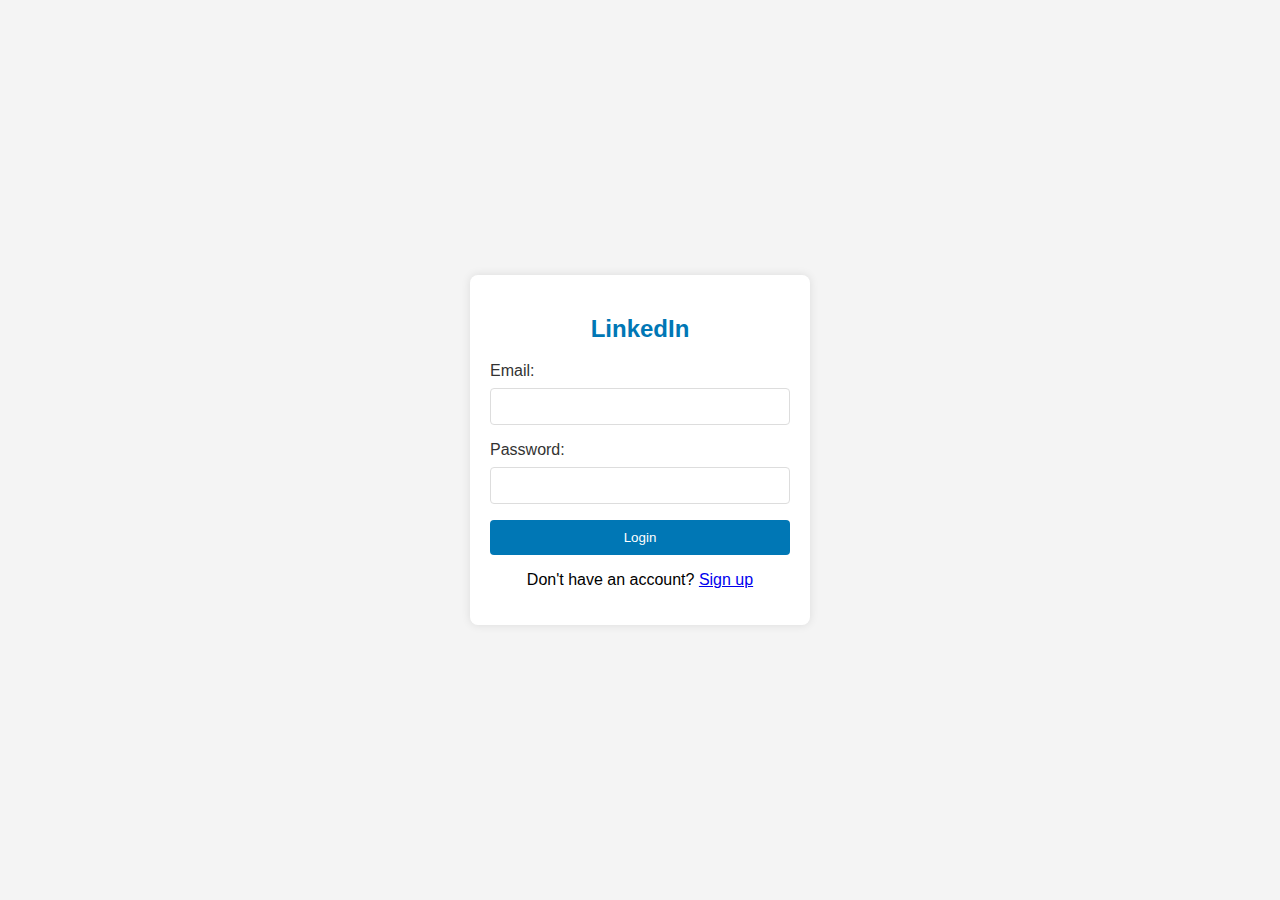
<file: login.html>
<!DOCTYPE html>
<html lang="en">

<head>
    <meta charset="UTF-8">
    <meta name="viewport" content="width=device-width, initial-scale=1.0">
    <title>Login</title>
    <link rel="icon" type="image/x-icon" href="images/logo.png">

    <style>
        body {
            font-family: Arial, sans-serif;
            background-color: #f4f4f4;
            margin: 0;
            padding: 0;
            display: flex;
            align-items: center;
            justify-content: center;
            height: 100vh;
        }

        .container {
            background-color: #fff;
            padding: 20px;
            border-radius: 8px;
            box-shadow: 0 0 10px rgba(0, 0, 0, 0.1);
            width: 300px;
        }

        h2 {
            text-align: center;
            color: #0077b5;
        }

        form {
            display: flex;
            flex-direction: column;
        }

        label {
            margin-bottom: 8px;
            color: #333;
        }

        input {
            padding: 10px;
            margin-bottom: 16px;
            border: 1px solid #ddd;
            border-radius: 4px;
        }

        button {
            background-color: #0077b5;
            color: #fff;
            padding: 10px;
            border: none;
            border-radius: 4px;
            cursor: pointer;
        }

        button:hover {
            background-color: #005983;
        }
    </style>
</head>

<body>
    <div class="container">
        <h2>LinkedIn</h2>
        <form id="loginForm">
            <label for="email">Email:</label>
            <input type="email" id="email" name="email" required>

            <label for="password">Password:</label>
            <input type="password" id="password" name="password" required>

            <button type="submit">Login</button>
        </form>

        <p style="text-align: center; margin-top: 16px;">Don't have an account? <a href="signup.html">Sign up</a></p>
    </div>

    <script>
        document.getElementById('loginForm').addEventListener('submit', function(event) {
            event.preventDefault(); // Prevent form submission

            let email = document.getElementById('email').value;
            let password = document.getElementById('password').value;

            let storedUser = localStorage.getItem('user');

            if (storedUser) {
                let user = JSON.parse(storedUser);

                if (user.email === email && user.password === password) {
                    alert('Login successful!');
                    window.location.href = 'index.html'; // Redirect to the  home page
                } else {
                    alert('Invalid email or password. Please try again.');
                }
            } else {
                alert('No account found. Please sign up first.');
            }
        });
    </script>
</body>

</html>
</file>
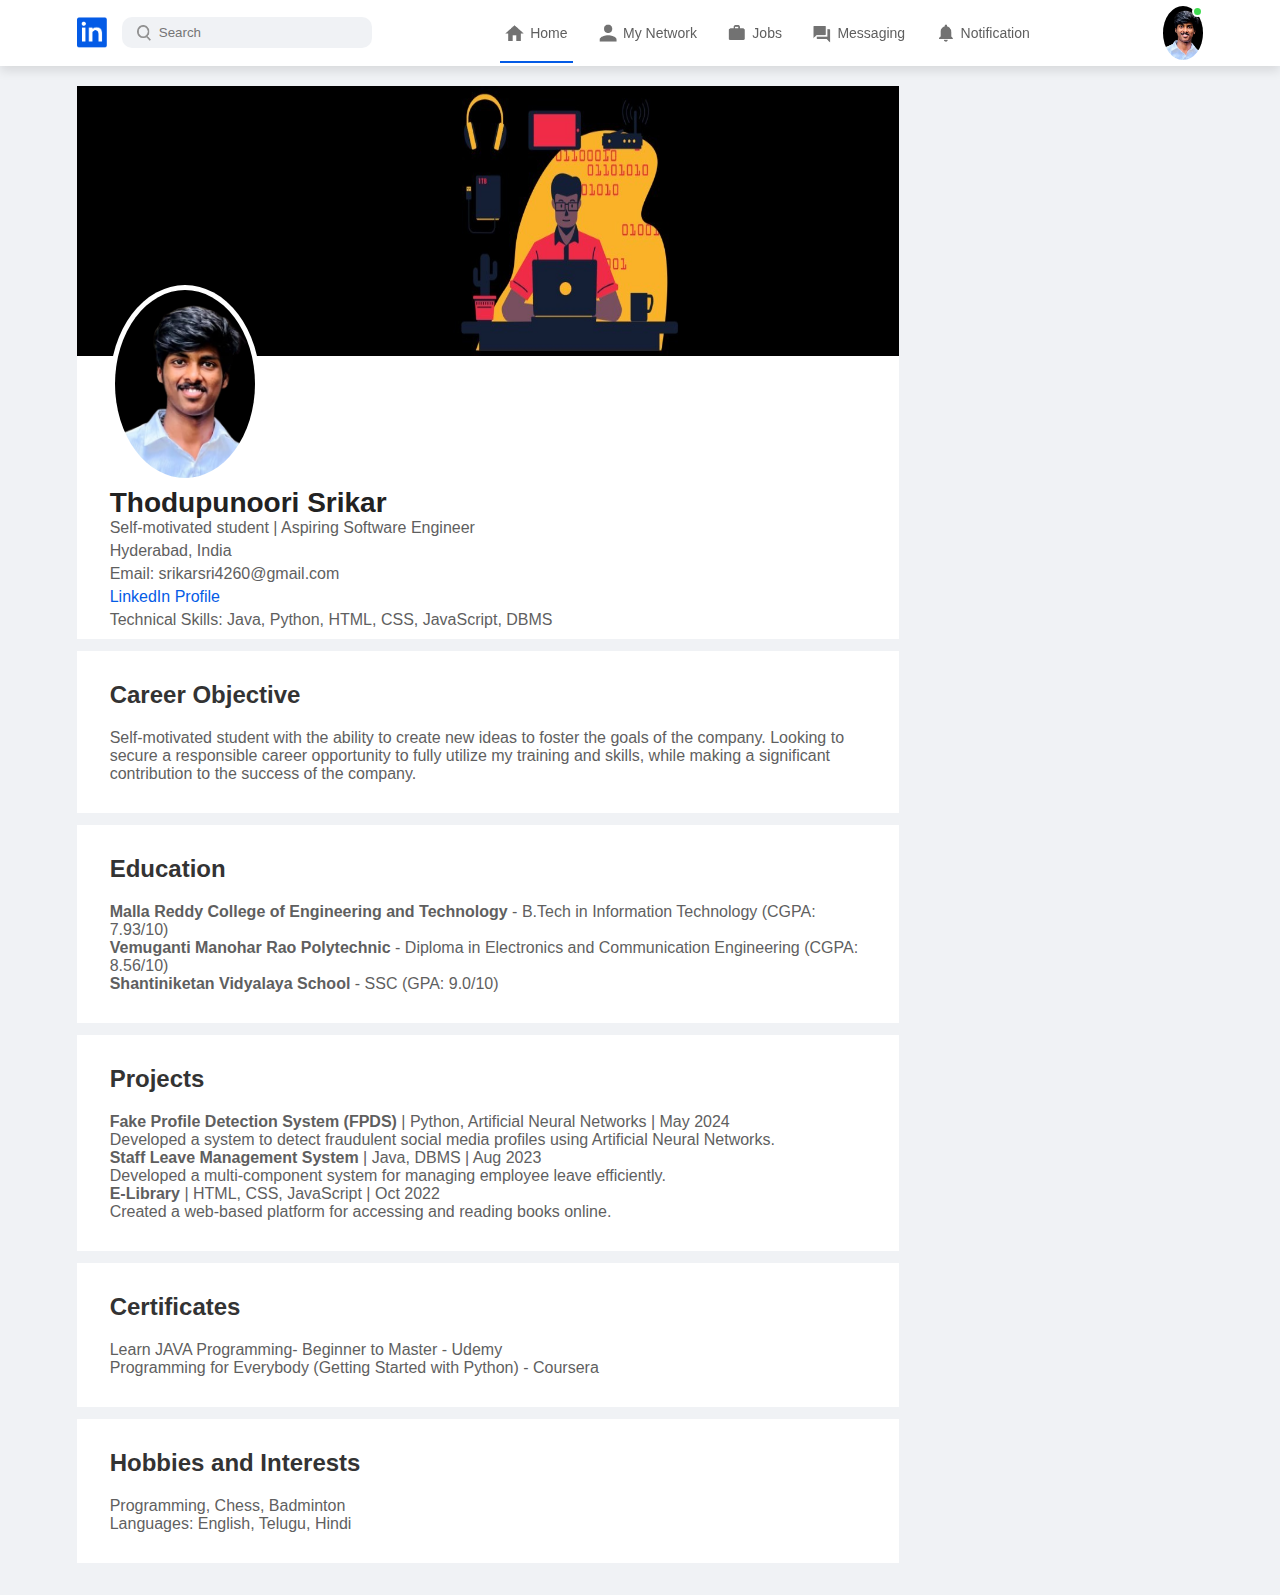
<file: profile.html>
<!DOCTYPE html>
<html lang="en">

<head>
    <meta charset="UTF-8">
    <meta name="viewport" content="width=device-width, initial-scale=1.0">
    <title>LinkedIn Profile</title>
    <link rel="stylesheet" href="style.css">
    <link rel="icon" type="image/x-icon" href="images/logo.png">
</head>

<body>
    <nav class="navbar">
        <div class="navbar-left">
            <a href="index.html" class="logo"><img src="images/logo.png" alt=""></a>
            <div class="search-box">
                <img src="images/search.png" alt="">
                <input type="text" placeholder="Search">
            </div>
        </div>
        <div class="navbar-center">
            <ul>
                <li><a href="index.html" class="active-link"><img src="images/home.png" alt=""><span>Home</span></a></li>
                <li><a href=""><img src="images/network.png" alt=""><span>My Network</span></a></li>
                <li><a href=""><img src="images/jobs.png" alt=""><span>Jobs</span></a></li>
                <li><a href=""><img src="images/message.png" alt=""><span>Messaging</span></a></li>
                <li><a href=""><img src="images/notification.png" alt=""><span>Notification</span></a></li>
            </ul>
        </div>
        <div class="navbar-right">
            <div class="online">
                <img src="images/user-1.png" alt="" class="nav-profile-img" onclick="toggleMenu()">
            </div>
        </div>
    </nav>

    <div class="container">
        <div class="profile-main">
            <div class="profile-container">
                <img src="images/cover-pic.png" alt="" width="100%" class="cover-img">
                <div class="profile-container-inner">
                    <img src="images/user-1.png" alt="" class="profile-pic">
                    <h1>Thodupunoori Srikar</h1>
                    <b>Self-motivated student | Aspiring Software Engineer</b>
                    <p>Hyderabad, India</p>
                    <p>Email: srikarsri4260@gmail.com</p>
                    <p><a href="https://linkedin.com/in/thodupunuri-srikar-a93937242">LinkedIn Profile</a></p>
                    <p>Technical Skills: Java, Python, HTML, CSS, JavaScript, DBMS</p>
                </div>
            </div>
            <div class="profile-description">
                <h2>Career Objective</h2>
                <p>Self-motivated student with the ability to create new ideas to foster the goals of the company. Looking to secure a responsible career opportunity to fully utilize my training and skills, while making a significant contribution to the success of the company.</p>
            </div>
            <div class="profile-description">
                <h2>Education</h2>
                <p><b>Malla Reddy College of Engineering and Technology</b> - B.Tech in Information Technology (CGPA: 7.93/10)</p>
                <p><b>Vemuganti Manohar Rao Polytechnic</b> - Diploma in Electronics and Communication Engineering (CGPA: 8.56/10)</p>
                <p><b>Shantiniketan Vidyalaya School</b> - SSC (GPA: 9.0/10)</p>
            </div>
            <div class="profile-description">
                <h2>Projects</h2>
                <p><b>Fake Profile Detection System (FPDS)</b> | Python, Artificial Neural Networks | May 2024</p>
                <p>Developed a system to detect fraudulent social media profiles using Artificial Neural Networks.</p>
                <p><b>Staff Leave Management System</b> | Java, DBMS | Aug 2023</p>
                <p>Developed a multi-component system for managing employee leave efficiently.</p>
                <p><b>E-Library</b> | HTML, CSS, JavaScript | Oct 2022</p>
                <p>Created a web-based platform for accessing and reading books online.</p>
            </div>
            <div class="profile-description">
                <h2>Certificates</h2>
                <p>Learn JAVA Programming- Beginner to Master - Udemy</p>
                <p>Programming for Everybody (Getting Started with Python) - Coursera</p>
            </div>
            <div class="profile-description">
                <h2>Hobbies and Interests</h2>
                <p>Programming, Chess, Badminton</p>
                <p>Languages: English, Telugu, Hindi</p>
            </div>
        </div>
    </div>
    <script src="script.js"></script>
</body>
</html>
</file>
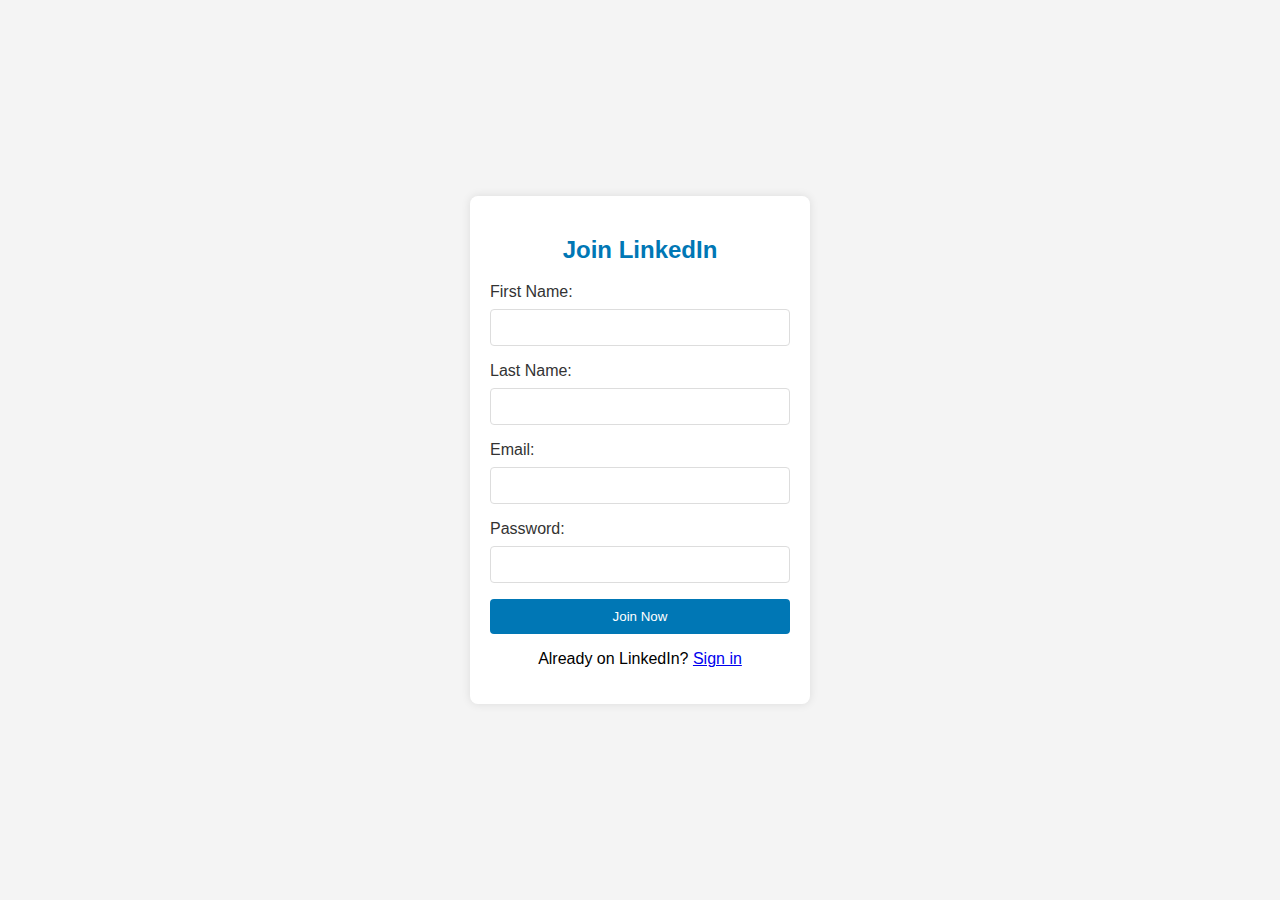
<file: signup.html>
<!DOCTYPE html>
<html lang="en">

<head>
    <meta charset="UTF-8">
    <meta name="viewport" content="width=device-width, initial-scale=1.0">
    <title>Signup</title>
    <link rel="icon" type="image/x-icon" href="images/logo.png">

    <style>
        body {
            font-family: Arial, sans-serif;
            background-color: #f4f4f4;
            margin: 0;
            padding: 0;
            display: flex;
            align-items: center;
            justify-content: center;
            height: 100vh;
        }

        .container {
            background-color: #fff;
            padding: 20px;
            border-radius: 8px;
            box-shadow: 0 0 10px rgba(0, 0, 0, 0.1);
            width: 300px;
        }

        h2 {
            text-align: center;
            color: #0077b5;
        }

        form {
            display: flex;
            flex-direction: column;
        }

        label {
            margin-bottom: 8px;
            color: #333;
        }

        input {
            padding: 10px;
            margin-bottom: 16px;
            border: 1px solid #ddd;
            border-radius: 4px;
        }

        button {
            background-color: #0077b5;
            color: #fff;
            padding: 10px;
            border: none;
            border-radius: 4px;
            cursor: pointer;
        }

        button:hover {
            background-color: #005983;
        }
    </style>
</head>

<body>
    <div class="container">
        <h2>Join LinkedIn</h2>
        <form id="signupForm">
            <label for="firstName">First Name:</label>
            <input type="text" id="firstName" name="firstName" required>

            <label for="lastName">Last Name:</label>
            <input type="text" id="lastName" name="lastName" required>

            <label for="email">Email:</label>
            <input type="email" id="email" name="email" required>

            <label for="password">Password:</label>
            <input type="password" id="password" name="password" required>

            <button type="submit">Join Now</button>
        </form>

        <p style="text-align: center; margin-top: 16px;">Already on LinkedIn? <a href="login.html">Sign in</a></p>
    </div>

    <script>
        document.getElementById('signupForm').addEventListener('submit', function(event) {
            event.preventDefault(); // Prevent form submission

            let firstName = document.getElementById('firstName').value;
            let lastName = document.getElementById('lastName').value;
            let email = document.getElementById('email').value;
            let password = document.getElementById('password').value;

            let user = {
                firstName: firstName,
                lastName: lastName,
                email: email,
                password: password
            };

            localStorage.setItem('user', JSON.stringify(user));
            alert('Signup successful! You can now log in.');
            window.location.href = 'login.html';
        });
    </script>
</body>

</html>
</file>
<file: style.css>
* {
    margin: 0;
    padding: 0;
    font-family: 'poppins', sans-serif;
    box-sizing: border-box;
}

body {
    background-color: #f0f2f5;
    color: #5f5f5f;
}

a {
    text-decoration: none;
    color: #5f5f5f;
}

.navbar {
    display: flex;
    align-items: center;
    justify-content: space-between;
    background: #fff;
    padding: 6px 6%;
    position: sticky;
    top: 0;
    z-index: 100;
    box-shadow: 0 5px 10px rgba(0, 0, 0, 0.1);
}

.logo img {
    width: 30px;
    margin-right: 15px;
    display: block;
}

.navbar-center ul li {
    display: inline-block;
    list-style: none;
}

.navbar-center ul li a {
    display: flex;
    align-items: center;
    font-size: 14px;
    margin: 5px 8px;
    padding-right: 5px;
    position: relative;
}


.navbar-center ul li a::after {
    content: '';
    width: 0;
    height: 2px;
    background: #045be6;
    position: absolute;
    bottom: -15px;
    transition: width 0.3s;
}

.navbar-center ul li a:hover::after,
.navbar-center ul li a.active-link::after {
    width: 100%;
}


.navbar-center ul li a img {
    width: 30px;
}

.nav-profile-img {
    width: 40px;
    display: block;
    cursor: pointer;
    position: relative;
    border-radius: 50%;
}

.online {
    position: relative;
}

.online::after {
    content: '';
    width: 7px;
    height: 7px;
    border: 2px solid #fff;
    border-radius: 50%;
    right: 0px;
    top: 0px;
    background: #41db51;
    position: absolute;
}

.search-box {
    background: #f0f2f5;
    width: 250px;
    border-radius: 10px;
    display: flex;
    align-items: center;
    padding: 0 15px;
}


.navbar-left {
    display: flex;
    align-items: center;
}

.search-box img {
    width: 14px;
}

.search-box input {
    width: 100%;
    background: transparent;
    padding: 8px;
    outline: none;
    border: 0;
}


/*-----------------Navbar End ---------------------*/



.container {
    padding: 20px 6%;
    display: flex;
    flex-wrap: wrap;
    justify-content: space-between;
}


/* ------------------left-sidebar --------------------*/


.left-sidebar {
    flex-basis: 25%;
    align-self: flex-start;
    position: sticky;
    top: 73px;
}

.sidebar-profile-box {
    background: #fff;
}

.sidebarprofile-info {
    padding: 0 25px;
}

.sidebarprofile-info img {
    width: 90px;
    border-radius: 50%;
    background: #fff;
    padding: 4px;
    margin-top: -45px;
}

.sidebarprofile-info h1 {
    font-size: 20px;
    font-weight: 500;
    color: #222;
}

.sidebarprofile-info h3 {
    font-size: 14px;
    font-weight: 500;
    color: #777;
}

.sidebarprofile-info ul {
    list-style: none;
    margin: 20px 0;
}

.sidebarprofile-info ul li {
    width: 100%;
    height: 18px;
    margin: 5px 0;
    font-size: 13px;
    cursor: pointer;
    transition: 0.3s;
}

.sidebarprofile-info ul li:hover {
    background-color: #f0f0f0;
}

.sidebarprofile-info ul li span {
    float: right;
    color: #045be6;
}

.sidebar-profile-link {
    display: flex;
    align-items: center;
    border-top: 1px solid #ccc;
}

.sidebar-profile-link a {
    flex-basis: 50%;
    display: flex;
    align-items: center;
    justify-content: center;
    padding: 15px 0;
    font-size: 13px;
    border-left: 1px solid #ccc;
}

.sidebar-profile-link a:first-child {
    border-left: 0;
}

.sidebar-profile-link a img {
    width: 20px;
    margin-right: 10px;
}


.sidebar-activity {
    background: #fff;
    padding: 5px 25px;
    margin: 12px 0;
}

.sidebar-activity h3 {
    color: #777;
    font-size: 14px;
    font-weight: 500;
    margin: 20px 0 10px;
}

.sidebar-activity a {
    display: flex;
    align-items: center;
    font-size: 12px;
    font-weight: 500;
    color: #888;
    margin: 3px 0;
    transition: 0.3s;
}

.sidebar-activity a:hover {
    background-color: #ececec;
}

.sidebar-activity a img {
    width: 20px;
    margin-right: 10px;
}

.discover-more-link {
    border-top: 1px solid #ccc;
    text-align: center;
    margin-top: 20px;
    margin-left: -25px;
    margin-right: -25px;
}

.discover-more-link a {
    color: #045be6;
    display: inline-block;
    margin: 10px 0;
    font-size: 15px;
}


/* ------------------right-sidebar --------------------*/



.right-sidebar {
    flex-basis: 25%;
    align-self: flex-start;
    position: sticky;
    top: 73px;
}

.sidebar-news {
    background: #fff;
    padding: 10px 25px;
}

.info-icon {
    width: 15px;
    float: right;
    margin-top: 15px;
}

.sidebar-news h3 {
    font-size: 18px;
    font-weight: 600;
    color: #333;
    margin: 10px 0 30px;
}

.sidebar-news a {
    display: block;
    font-size: 12px;
    font-weight: 600;
    margin-top: 10px;
    margin-bottom: -2px;
}

.sidebar-news span {
    font-size: 12px;
}

.sidebar-news .read-more-link {
    color: #045be6;
    font-weight: 500;
    margin: 20px 0 10px;
    font-size: 13px;
}

.sidebar-ad {
    background: #fff;
    padding: 15px 25px;
    text-align: center;
    margin: 12px 0;
    font-size: 12px;
}

.sidebar-ad img {
    width: 60px;
    margin: 4px;
    border-radius: 50%;
    cursor: pointer;
}

.sidebar-ad small {
    float: right;
    font-weight: 500;
}

.sidebar-ad p {
    margin-top: 30px;
    margin-bottom: 10px;
}

.sidebar-ad b {
    display: block;
    font-weight: 500;
    margin-top: 10px;
}

.ad-link {
    display: inline-block;
    border: 1px solid #045be6;
    border-radius: 30px;
    padding: 5px 15px;
    color: #045be6;
    font-weight: 540;
    margin: 20px auto 10px;
    transition: 0.5s;
}

.ad-link:hover {
    background-color: #045be6;
    color: #ffffff;
}

.sidebar-useful-links {
    padding: 15px 25px;
    text-align: center;
}


.sidebar-useful-links a {
    display: inline-block;
    font-size: 14px;
    margin: 4px 2px;
}

.copyright-msg {
    display: flex;
    justify-content: center;
    align-items: center;
    font-size: 13px;
    margin-top: 10px;
    font-weight: 500;
}

.copyright-msg img {
    width: 18px;
    margin-right: 6px;
}

/* -------------------main-content --------------------*/

.main-content {
    flex-basis: 47%;
}

.create-post {
    background: #fff;
}

.create-post-input {
    padding: 20px 25px 10px;
    display: flex;
    align-items: flex-start;
}

.create-post-input img {
    width: 35px;
    border-radius: 50%;
    margin-right: 10px;
}

.create-post-input textarea {
    width: 100%;
    border: 0;
    outline: 0;
    resize: none;
    background: transparent;
    margin-top: 8px;
}

::placeholder {
    font-weight: 500;
}

.create-post-links {
    display: flex;
    align-items: flex-start;
}

.create-post-links li {
    list-style: none;
    border-top: 1px solid #ccc;
    border-right: 1px solid #ccc;
    flex-basis: 25%;
    height: 40px;
    font-size: 13px;
    display: flex;
    align-items: center;
    justify-content: center;
    cursor: pointer;
    transition: 0.5s;
}

.create-post-links li:hover {
    background-color: #d8d8d8;
}

.create-post-links li img {
    width: 15px;
    margin-right: 5px;
}

.create-post-links li:last-child {
    background: #045be6;
    color: #fff;
    border-top: 0;
    border-right: 0;
    transition: 0.5s;
}

.create-post-links li:last-child:hover {
    background: #003fa4;
    color: #ffffff;
}

.sort-by {
    display: flex;
    align-items: center;
    margin: 10px 0;
}

.sort-by hr {
    flex: 1;
    border: 0;
    height: 1px;
    background: #ccc;
}

.sort-by p {
    font-size: 13px;
    padding-left: 5px;
}

.sort-by p span {
    font-weight: 600;
    cursor: pointer;
}

.sort-by p span img {
    width: 12px;
    margin-left: 3px;
}

.post {
    background: #fff;
    padding: 20px 25px 5px;
    margin: 5px 0 15px;
}

.post-author {
    display: flex;
    align-items: flex-start;
    margin-bottom: 20px;
}

.post-author img {
    width: 35px;
    border-radius: 50%;
    margin-right: 10px;
    margin-top: 5px;
    cursor: pointer;
}

.post-author h1 {
    font-size: 18px;
    font-weight: 600;
    color: #333;
    cursor: pointer;
}

.post-author small {
    display: block;
    margin-bottom: -2px;
}

.post p {
    font-size: 14px;
    margin-bottom: 15px;
}

.post-stats {
    display: flex;
    flex-wrap: wrap;
    align-items: center;
    justify-content: space-between;
    font-size: 12px;
    border-bottom: 1px solid #ccc;
    padding-bottom: 6px;
}

.post-stats div {
    display: flex;
    align-items: center;
    cursor: pointer;
}

.post-stats img {
    width: 15px;
    margin-right: -5px;

}

.liked-users {
    margin-left: 10px;
}

.post-activity {
    display: flex;
    align-items: center;
    justify-content: space-between;
    padding: 10px 0;
    font-size: 14px;
    font-weight: 500;
}

.post-activity div {
    display: flex;
    align-items: center;
}

.post-activity-user-icon {
    width: 22px;
    border-radius: 50%;
    cursor: pointer;
}

.post-activity-arrow-icon {
    width: 12px;
    margin-left: 5px;
    cursor: pointer;
}

.post-activity-link img {
    width: 18px;
    margin-right: 8px;
    cursor: pointer;
}

.post-activity-link span {
    cursor: pointer;
}


/*------------- profile-drop-down-menu ----------------*/
.profile-menu-wrap {
    position: absolute;
    top: 100%;
    right: 5%;
    width: 320px;
    max-height: 0;
    overflow: hidden;
    transition: max-height 0.5s;
}

.profile-menu-wrap.open-menu {
    max-height: 400px;
}

.profile-menu {
    background: #ffffff;
    padding: 20px;
    margin: 10px;
    border: 1px solid rgb(132, 160, 244);
    box-shadow: 0 5px 10px rgba(0, 0, 0, 0.1);
    ;
    border-radius: 10px;
}

.user-info {
    display: flex;
    align-items: center;
}

.user-info img {
    width: 50px;
    border-radius: 50%;
    margin-right: 15px;
}

.user-info h3 {
    font-weight: 500;
    margin-bottom: -7px;
}

.user-info a {
    font-size: 14px;
    display: inline-block;
    border: 2px solid #045be6;
    border-radius: 30px;
    padding: 5px 15px;
    color: #045be6;
    font-weight: 540;
    margin: 20px auto 10px;
    transition: 0.3s;
}

.user-info a:hover {
    border: 2px solid #045be6;
    color: #ffffff;
    background-color: #045be6;
}

.profile-menu hr {
    border: 0;
    height: 1px;
    width: 100%;
    background: #180000;
    margin: 15px 0 10px;
}

.profile-menu-link {
    display: flex;
    align-items: center;
    margin: 12px 0;
    font-size: 14px;
    transition: 0.3s;
}

.profile-menu-link:hover {
    background-color: #ececec;
}

.profile-menu-link p {
    width: 100%;
}

.profile-menu-link img {
    width: 35px;
    border-radius: 50%;
    margin-right: 15px;
}



/*------------------ Profile Page -------------------*/

.profile-main {
    flex-basis: 73%;
}

.profile-sidebar {
    flex-basis: 25%;
    align-self: flex-start;
    position: sticky;
    top: 73px;
}

.profile-container {
    background: #fff;
}

.profile-container-inner {
    padding: 0 4% 10px;
}

.cover-img {
    height: 270px;
}

.profile-pic {
    width: 150px;
    border-radius: 50%;
    margin-top: -75px;
    padding: 5px;
    background: #fff;
}

.profile-container h1 {
    font-size: 28px;
    font-weight: 600;
    color: #222;
}

.profile-container b {
    font-weight: 500;
}

.profile-container p {
    margin-top: 5px;
}

.profile-container p a {
    color: #045be6;
    font-weight: 500;
}

.mutual-connection {
    display: flex;
    align-items: center;
    margin: 20px 0;
}

.mutual-connection img {
    width: 30px;
    border-radius: 50%;
    margin-right: 5px;
}

.profile-btn {
    margin: 20px 0;
}

.profile-btn a {
    display: inline-flex;
    align-items: center;
    background: #ffffff;
    padding: 6px 15px;
    border-radius: 4px;
    margin-right: 10px;
    border-radius: 20px;
}

.profile-btn a img {
    width: 18px;
    margin-right: 5px;
}

.profile-btn .primary-btn {
    color: #fff;
    background-color: #045be6;
    transition: 0.3s;
}

.profile-btn .primary-btn:hover {
    background-color: #0141a7;
}

.profile-btn .Second-btn {
    border: 2px solid #045be6;
    color: #045be6;
}

.profile-btn .Second-btn:hover {
    background-color: #dedddd;
}

.profile-description {
    background: #fff;
    padding: 20px 4% 30px;
    margin: 12px 0;
}

.profile-description h2 {
    color: #333;
    margin: 10px 0 20px;
    font-weight: 600;
}

.see-more-link {
    display: block;
    text-align: right;
    font-size: 15px;
    color: #045be6;
}

.profile-desc-row {
    display: flex;
    align-items: flex-start;
    margin: 20px 0;
}

.profile-desc-row img {
    width: 50px;
    margin-right: 25px;
    margin-top: 5px;
}

.profile-desc-row div {
    width: 100%;
}

.profile-desc-row h3 {
    font-size: 18px;
    font-weight: 600;
    color: #333;
}

.profile-desc-row b {
    display: block;
    font-weight: 500;
    font-size: 15px;
}

.profile-desc-row p {
    margin-top: 15px;
}

.profile-desc-row hr {
    border: 0;
    border-bottom: 1px solid #999;
    margin-top: 10px;
}

.experience-link {
    display: flex;
    align-items: center;
    justify-content: center;
    padding-top: 20px;
    font-weight: 500;
    color: #045be6;
}

.experience-link img {
    width: 20px;
    margin-left: 8px;
}

.skills-btn {
    display: inline-block;
    margin: 10px 5px;
    padding: 6px 18px;
    border: 2px solid #777;
    border-radius: 30px;
    font-size: 12px;
    font-weight: 600;
}

.language-btn {
    display: inline-block;
    margin: 10px 5px;
    padding: 6px 18px;
    font-size: 12px;
    font-weight: 600;
    background: #e4e6eb;
}


/*------------ profile-right-sidebar --------------------*/

.profile-sidebar .sidebar-ad {
    margin: 0;
}

.sidebar-people {
    background: #fff;
    padding: 15px 25px;
    margin: 12px 0;
    font-size: 12px;
}

.sidebar-people h3 {
    font-size: 16px;
    font-weight: 600;
    margin: 10px 0 20px;
}

.sidebar-people-row {
    display: flex;
    align-items: flex-start;
    margin: 6px 0;
}

.sidebar-people-row img {
    width: 40px;
    border-radius: 50%;
    margin-right: 8px;
    margin-top: 5px;
}

.sidebar-people-row h2 {
    font-weight: 500;
    font-size: 16px;
}

.sidebar-people-row a {
    display: inline-block;
    margin: 10px 0;
    padding: 5px 25px;
    border: 2px solid #5f5f5f;
    border-radius: 30px;
    font-weight: 600;
    transition: 0.3s;

}

.sidebar-people-row a:hover {
    background-color: #045be6;
    border: 2px solid #045be6;
    color: #ccc;
}

#showMoreLink {
    display: none;
}


/* ----------------- media query for small screen ------------------ */

@media only screen and (max-width: 600px) {
    .search-box {
        background: transparent;
        width: auto;
        padding: 0;
    }

    .search-box input {
        width: 0;
        padding: 0;
    }

    .navbar-center ul li a span {
        display: none;
    }

    .navbar-center ul li a {
        padding-right: 0;
        margin: 5px;
    }

    .nav-profile-img {
        width: 30px;
    }

    .container {
        padding: 15px 3%;
    }

    .left-sidebar,
    .right-sidebar {
        flex-basis: 100%;
        position: relative;
        top: unset;
    }

    .main-content {
        flex-basis: 100%;
    }

    .post-stats div {
        margin: 2px 0;
    }

    .post-activity-link span {
        display: none;
    }

    .post-activity-link img {
        margin-right: 0;
    }

    .profile-main,
    .profile-sidebar {
        flex-basis: 100%;
    }

    .profile-container {
        font-size: 14px;
    }

    .profile-pic {
        width: 100px;
        margin-top: -50px;
    }

    .cover-img {
        height: 115px;
    }

    .profile-description {
        font-size: 14px;
    }

    #showMoreLink {
        display: block;
        width: fit-content;
        margin: 10px auto;
        font-size: 14px;
        cursor: pointer;
    }

    .sidebar-activity {
        display: none;
    }

    .sidebar-activity.open-activity {
        display: block;
    }
}
</file>
